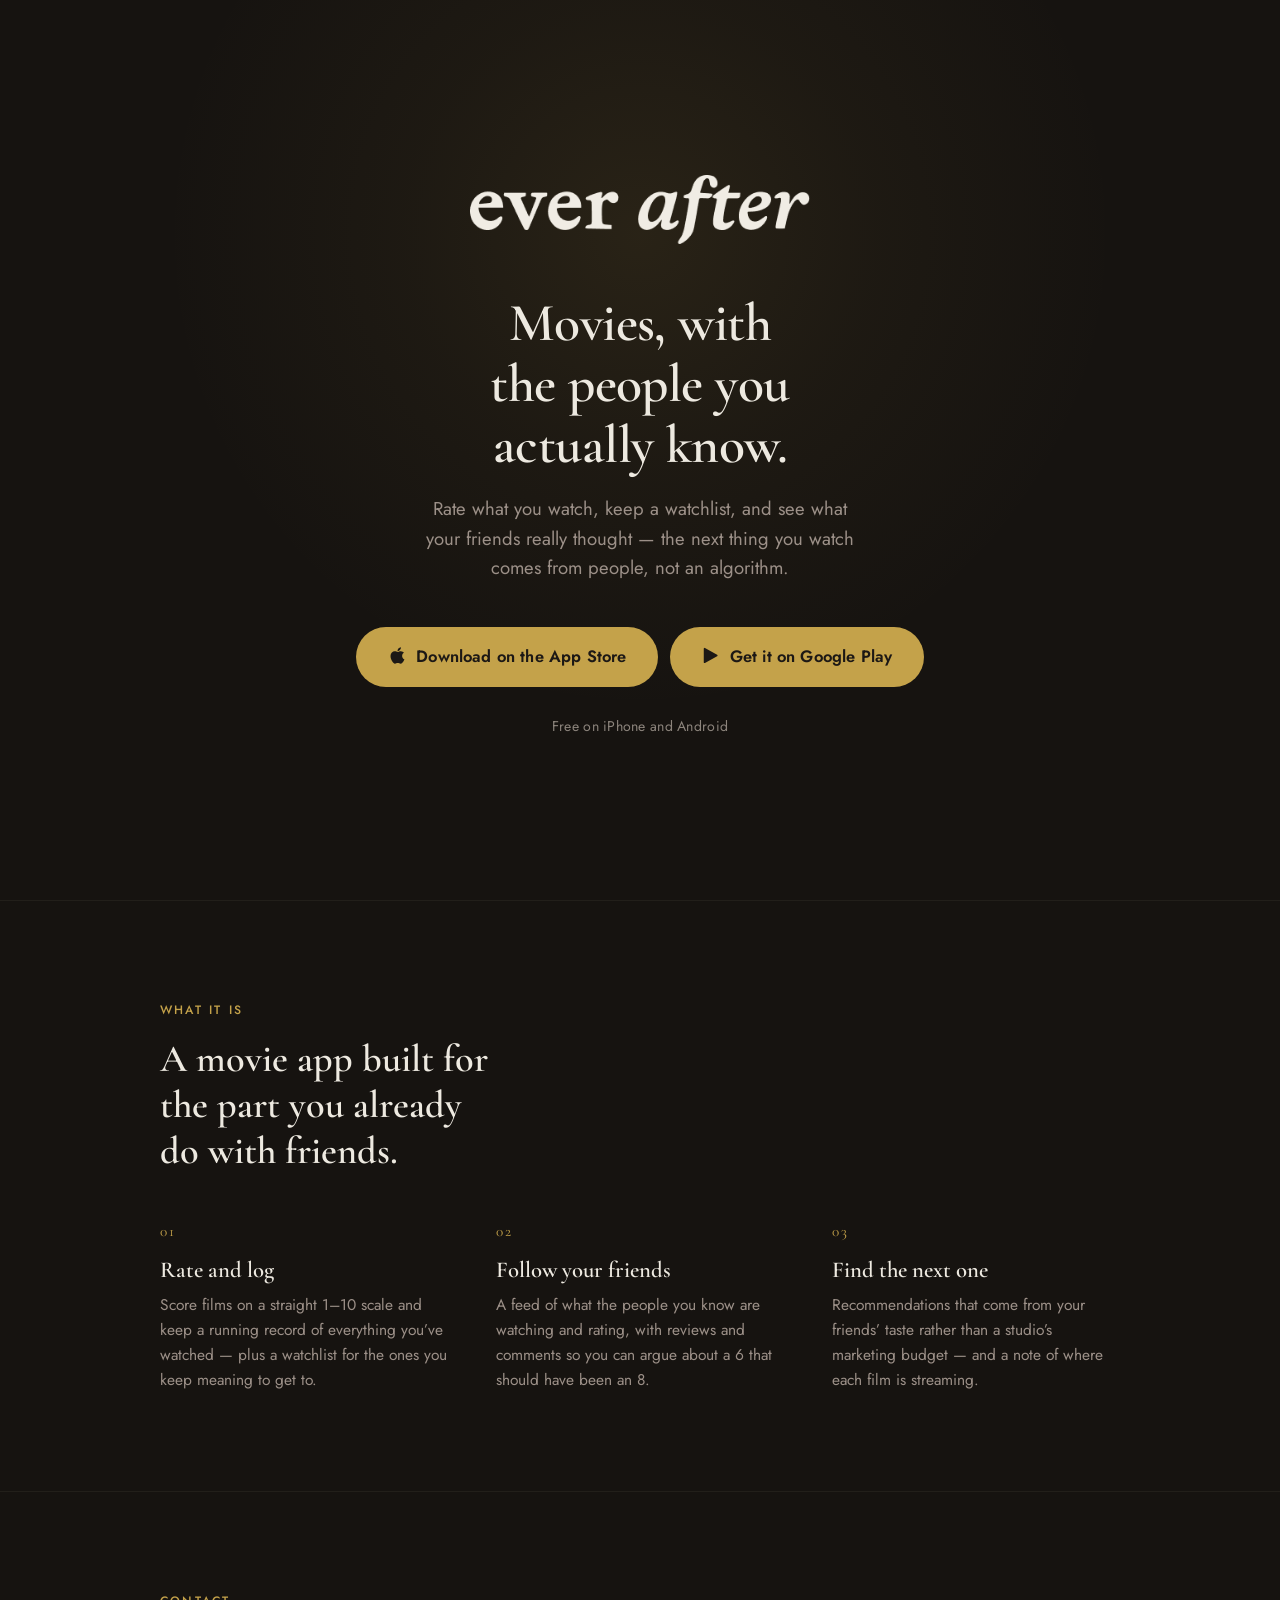
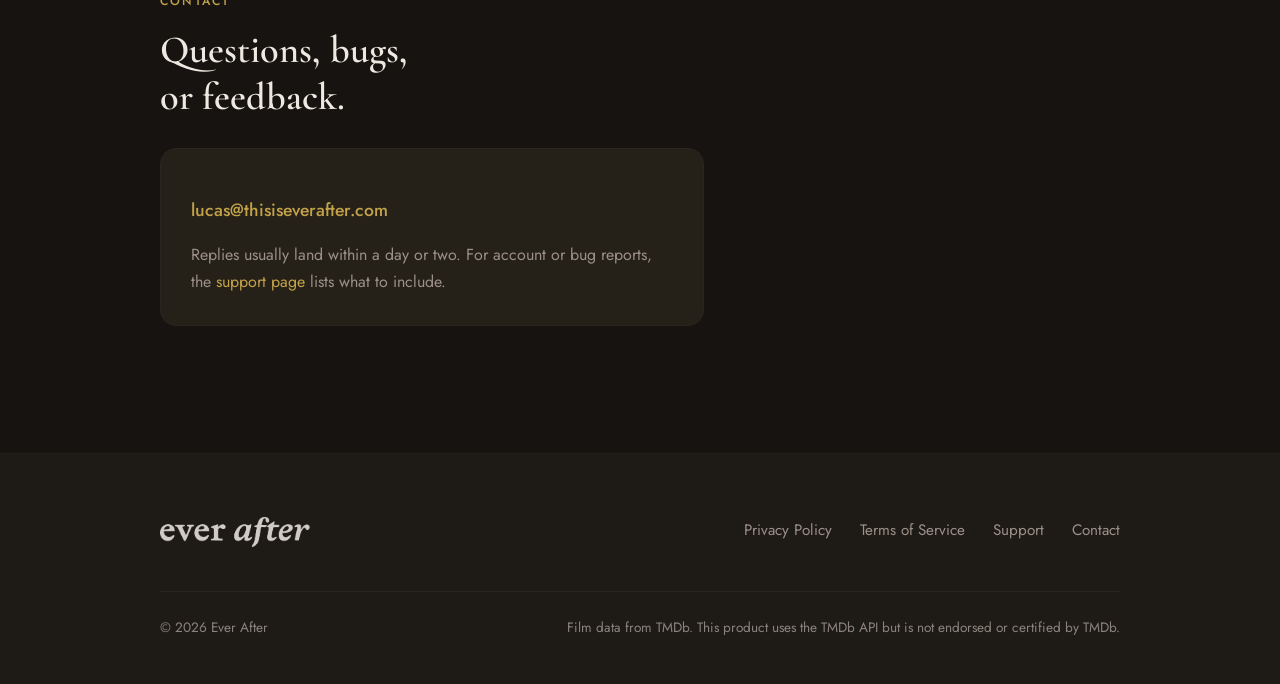
<file: index.html>
<!doctype html>
<html lang="en">
  <head>
    <meta charset="utf-8" />
    <meta name="viewport" content="width=device-width, initial-scale=1" />
    <title>Ever After — movies, with the people you actually know</title>
    <meta
      name="description"
      content="Ever After is a social movie app. Rate what you watch, keep a watchlist, and see what your friends really thought — recommendations from people, not an algorithm."
    />
    <link rel="canonical" href="https://thisiseverafter.com/" />

    <meta property="og:type" content="website" />
    <meta property="og:site_name" content="Ever After" />
    <meta
      property="og:title"
      content="Ever After — movies, with the people you actually know"
    />
    <meta
      property="og:description"
      content="Rate what you watch, keep a watchlist, and see what your friends really thought. Recommendations from people, not an algorithm."
    />
    <meta property="og:url" content="https://thisiseverafter.com/" />
    <meta property="og:image" content="https://thisiseverafter.com/assets/og-image.png" />
    <meta property="og:image:width" content="1200" />
    <meta property="og:image:height" content="630" />
    <meta property="og:image:alt" content="Ever After" />
    <meta name="twitter:card" content="summary_large_image" />
    <meta name="theme-color" content="#161310" />

    <link rel="icon" href="assets/favicon.svg" type="image/svg+xml" />
    <link rel="icon" href="assets/favicon-32.png" sizes="32x32" type="image/png" />
    <link rel="apple-touch-icon" href="assets/apple-touch-icon.png" />

    <link rel="preconnect" href="https://fonts.googleapis.com" />
    <link rel="preconnect" href="https://fonts.gstatic.com" crossorigin />
    <link
      href="https://fonts.googleapis.com/css2?family=Cormorant+Garamond:wght@600&family=Jost:wght@400;500;600&display=swap"
      rel="stylesheet"
    />
    <link rel="stylesheet" href="assets/styles.css" />
  </head>
  <body>
    <a class="skip" href="#main">Skip to content</a>

    <main id="main">
      <!-- The one job of this screen: get someone to the app. -->
      <section class="hero">
        <img
          class="wordmark"
          src="assets/ever-after-logo.png"
          width="411"
          height="84"
          alt="Ever After"
          fetchpriority="high"
        />

        <h1 class="tagline">Movies, with the people you actually know.</h1>

        <p class="subhead">
          Rate what you watch, keep a watchlist, and see what your friends really
          thought — the next thing you watch comes from people, not an algorithm.
        </p>

        <div class="cta-group">
          <div class="cta-buttons">
            <a
              class="btn btn-primary"
              href="https://apps.apple.com/app/id6759132019"
            >
              <svg class="apple" viewBox="0 0 384 512" aria-hidden="true" focusable="false">
                <path
                  d="M318.7 268.7c-.2-36.7 16.4-64.4 50-84.8-18.8-26.9-47.2-41.7-84.7-44.6-35.5-2.8-74.3 20.7-88.5 20.7-15 0-49.4-19.7-76.4-19.7C63.3 141.2 4 184.8 4 273.5q0 39.3 14.4 81.2c12.8 36.7 59 126.7 107.2 125.2 25.2-.6 43-17.9 75.8-17.9 31.8 0 48.3 17.9 76.4 17.9 48.6-.7 90.4-82.5 102.6-119.3-65.2-30.7-61.7-90-61.7-91.9zm-56.6-164.2c27.3-32.4 24.8-61.9 24-72.5-24.1 1.4-52 16.4-67.9 34.9-17.5 19.8-27.8 44.3-25.6 71.9 26.1 2 49.9-11.4 69.5-34.3z"
                />
              </svg>
              Download on the App Store
            </a>
            <a
              class="btn btn-primary"
              href="https://play.google.com/store/apps/details?id=com.thisiseverafter.app"
            >
              <svg class="play" viewBox="0 0 24 24" aria-hidden="true" focusable="false">
                <path d="M4.2 2.4a1 1 0 0 0-.7 1v17.2a1 1 0 0 0 1.5.9l15.4-8.6a1 1 0 0 0 0-1.8L5 2.5a1 1 0 0 0-.8-.1z" />
              </svg>
              Get it on Google Play
            </a>
          </div>
          <p class="cta-note">Free on iPhone and Android</p>
        </div>
      </section>

      <!-- Everything below the fold is context and utility. -->
      <section class="section">
        <div class="section-inner">
          <p class="eyebrow">What it is</p>
          <h2>A movie app built for the part you already do with friends.</h2>

          <div class="grid-3">
            <div class="feature">
              <span class="num">01</span>
              <h3>Rate and log</h3>
              <p>
                Score films on a straight 1&ndash;10 scale and keep a running record of
                everything you&rsquo;ve watched &mdash; plus a watchlist for the ones
                you keep meaning to get to.
              </p>
            </div>

            <div class="feature">
              <span class="num">02</span>
              <h3>Follow your friends</h3>
              <p>
                A feed of what the people you know are watching and rating, with
                reviews and comments so you can argue about a 6 that should have
                been an 8.
              </p>
            </div>

            <div class="feature">
              <span class="num">03</span>
              <h3>Find the next one</h3>
              <p>
                Recommendations that come from your friends&rsquo; taste rather than a
                studio&rsquo;s marketing budget &mdash; and a note of where each film is
                streaming.
              </p>
            </div>
          </div>
        </div>
      </section>

      <section class="section" id="contact">
        <div class="section-inner">
          <p class="eyebrow">Contact</p>
          <h2>Questions, bugs, or feedback.</h2>
          <div class="card" style="max-width: 34rem">
            <p class="email">
              <a href="mailto:lucas@thisiseverafter.com">lucas@thisiseverafter.com</a>
            </p>
            <p style="color: var(--muted); margin: 0.5rem 0 0">
              Replies usually land within a day or two. For account or bug reports,
              the <a href="support/">support page</a> lists what to include.
            </p>
          </div>
        </div>
      </section>
    </main>

    <footer class="site-footer">
      <div class="footer-inner">
        <img
          class="wordmark"
          src="assets/ever-after-logo.png"
          width="411"
          height="84"
          alt="Ever After"
          loading="lazy"
        />
        <nav aria-label="Footer">
          <ul class="footer-nav">
            <li><a href="privacy/">Privacy Policy</a></li>
            <li><a href="terms/">Terms of Service</a></li>
            <li><a href="support/">Support</a></li>
            <li><a href="mailto:lucas@thisiseverafter.com">Contact</a></li>
          </ul>
        </nav>
      </div>
      <div class="footer-meta">
        <span>&copy; 2026 Ever After</span>
        <span>
          Film data from
          <a href="https://www.themoviedb.org/" rel="noopener">TMDb</a>. This product
          uses the TMDb API but is not endorsed or certified by TMDb.
        </span>
      </div>
    </footer>
  </body>
</html>
</file>
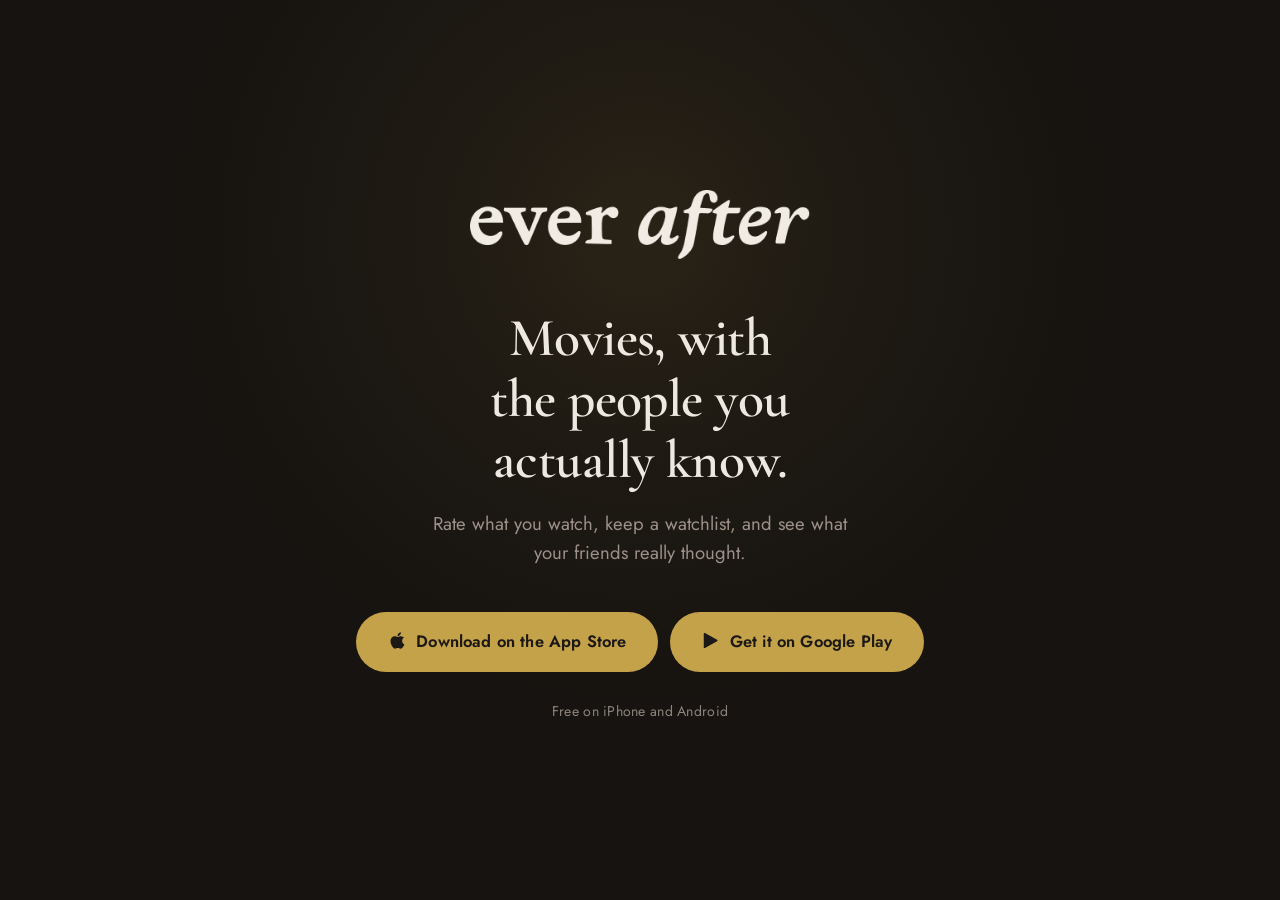
<file: get/index.html>
<!doctype html>
<html lang="en">
  <head>
    <meta charset="utf-8" />
    <meta name="viewport" content="width=device-width, initial-scale=1" />
    <title>Get Ever After</title>
    <meta
      name="description"
      content="Download Ever After for iPhone or Android."
    />
    <!-- A redirect page, not a destination: keep it out of search results. -->
    <meta name="robots" content="noindex, nofollow" />
    <link rel="canonical" href="https://thisiseverafter.com/get" />
    <meta property="og:type" content="website" />
    <meta property="og:site_name" content="Ever After" />
    <meta property="og:title" content="Get Ever After" />
    <meta
      property="og:description"
      content="Rate what you watch, keep a watchlist, and see what your friends really thought."
    />
    <meta property="og:url" content="https://thisiseverafter.com/get" />
    <meta property="og:image" content="https://thisiseverafter.com/assets/og-image.png" />
    <meta name="theme-color" content="#161310" />

    <link rel="icon" href="../assets/favicon.svg" type="image/svg+xml" />
    <link rel="icon" href="../assets/favicon-32.png" sizes="32x32" type="image/png" />
    <link rel="apple-touch-icon" href="../assets/apple-touch-icon.png" />

    <!--
      Smart link (pickfair#536). The invite SMS the app sends points here, so one
      URL serves every phone: Android goes to Google Play, iPhone/iPad to the
      App Store, and anything else (desktop, an unknown user agent, JavaScript
      off) sees the two buttons below and picks.

      Runs before any rendering so the redirect is effectively instant.
      `location.replace` keeps this page out of the back-button history.

      ANDROID_LIVE: flip to true the day the Play listing is public. Until then
      an Android phone would land on a Play "item not found" page, so it sees
      the buttons with a "coming soon" note instead. No app release needed to
      flip it — this file is the only switch.
    -->
    <script>
      (function () {
        var ANDROID_LIVE = true;
        var APP_STORE = "https://apps.apple.com/app/id6759132019";
        var PLAY_STORE =
          "https://play.google.com/store/apps/details?id=com.thisiseverafter.app";
        var ua = navigator.userAgent || "";
        var isAndroid = /android/i.test(ua);
        // iPadOS 13+ reports as a Mac; touch points tell it apart.
        var isIOS =
          /iphone|ipad|ipod/i.test(ua) ||
          (/macintosh/i.test(ua) && navigator.maxTouchPoints > 1);
        if (isAndroid && ANDROID_LIVE) {
          location.replace(PLAY_STORE);
        } else if (isIOS) {
          location.replace(APP_STORE);
        } else if (isAndroid) {
          document.documentElement.setAttribute("data-android-soon", "");
        }
      })();
    </script>

    <link rel="preconnect" href="https://fonts.googleapis.com" />
    <link rel="preconnect" href="https://fonts.gstatic.com" crossorigin />
    <link
      href="https://fonts.googleapis.com/css2?family=Cormorant+Garamond:wght@600&family=Jost:wght@400;500;600&display=swap"
      rel="stylesheet"
    />
    <link rel="stylesheet" href="../assets/styles.css" />
    <style>
      /* Only the Android-before-launch case shows the note. */
      .android-soon { display: none; }
      [data-android-soon] .android-soon { display: block; }
      [data-android-soon] .play-cta { display: none; }
    </style>
  </head>
  <body>
    <main class="hero">
      <a href="../" aria-label="Ever After — home">
        <img
          class="wordmark"
          src="../assets/ever-after-logo.png"
          width="411"
          height="84"
          alt="Ever After"
          fetchpriority="high"
        />
      </a>

      <h1 class="tagline">Movies, with the people you actually know.</h1>
      <p class="subhead">
        Rate what you watch, keep a watchlist, and see what your friends really
        thought.
      </p>

      <div class="cta-group">
        <div class="cta-buttons">
          <a class="btn btn-primary" href="https://apps.apple.com/app/id6759132019">
            <svg class="apple" viewBox="0 0 384 512" aria-hidden="true" focusable="false">
                <path
                  d="M318.7 268.7c-.2-36.7 16.4-64.4 50-84.8-18.8-26.9-47.2-41.7-84.7-44.6-35.5-2.8-74.3 20.7-88.5 20.7-15 0-49.4-19.7-76.4-19.7C63.3 141.2 4 184.8 4 273.5q0 39.3 14.4 81.2c12.8 36.7 59 126.7 107.2 125.2 25.2-.6 43-17.9 75.8-17.9 31.8 0 48.3 17.9 76.4 17.9 48.6-.7 90.4-82.5 102.6-119.3-65.2-30.7-61.7-90-61.7-91.9zm-56.6-164.2c27.3-32.4 24.8-61.9 24-72.5-24.1 1.4-52 16.4-67.9 34.9-17.5 19.8-27.8 44.3-25.6 71.9 26.1 2 49.9-11.4 69.5-34.3z"
                />
              </svg>
            Download on the App Store
          </a>
          <a
            class="btn btn-primary play-cta"
            href="https://play.google.com/store/apps/details?id=com.thisiseverafter.app"
          >
            <svg class="play" viewBox="0 0 24 24" aria-hidden="true" focusable="false">
              <path d="M4.2 2.4a1 1 0 0 0-.7 1v17.2a1 1 0 0 0 1.5.9l15.4-8.6a1 1 0 0 0 0-1.8L5 2.5a1 1 0 0 0-.8-.1z" />
            </svg>
            Get it on Google Play
          </a>
        </div>
        <p class="cta-note">Free on iPhone and Android</p>
        <p class="cta-note android-soon">
          Ever After for Android is days away. Check back soon, or grab it on an
          iPhone in the meantime.
        </p>
      </div>
    </main>
  </body>
</html>
</file>
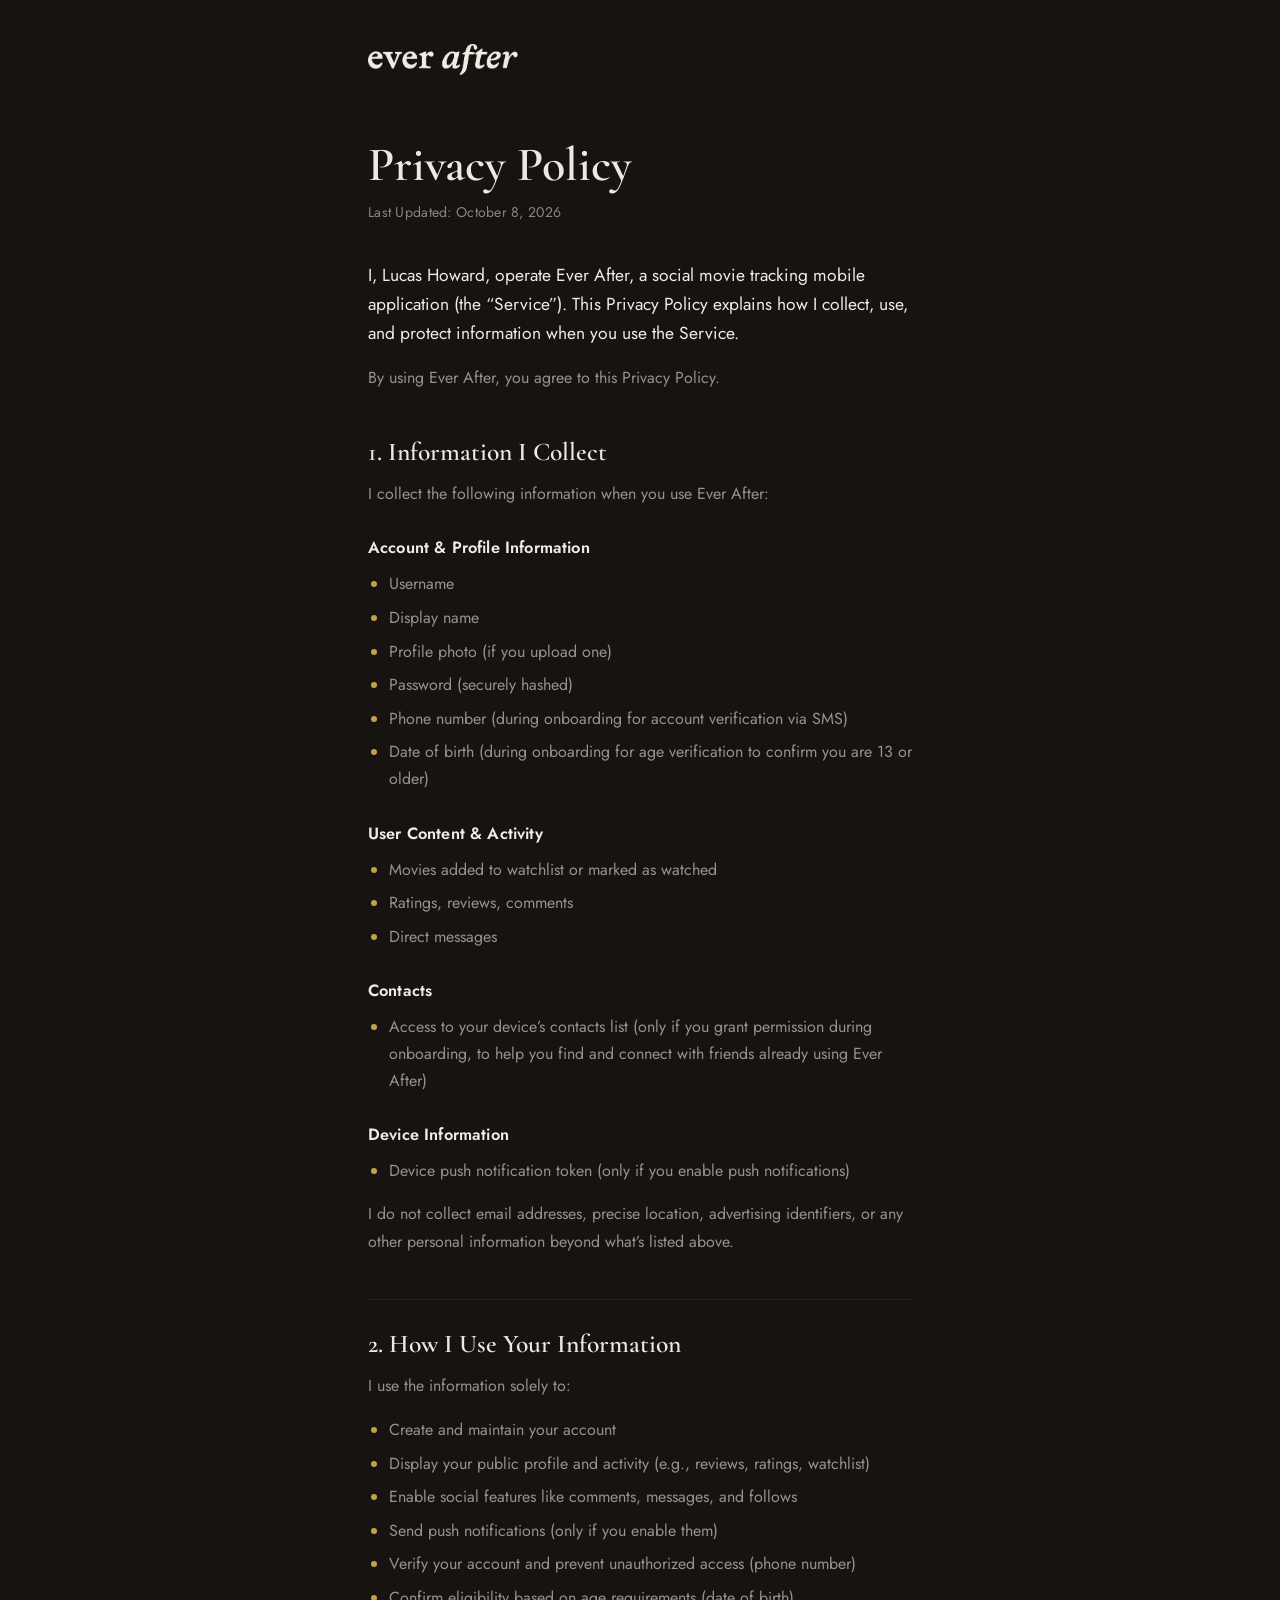
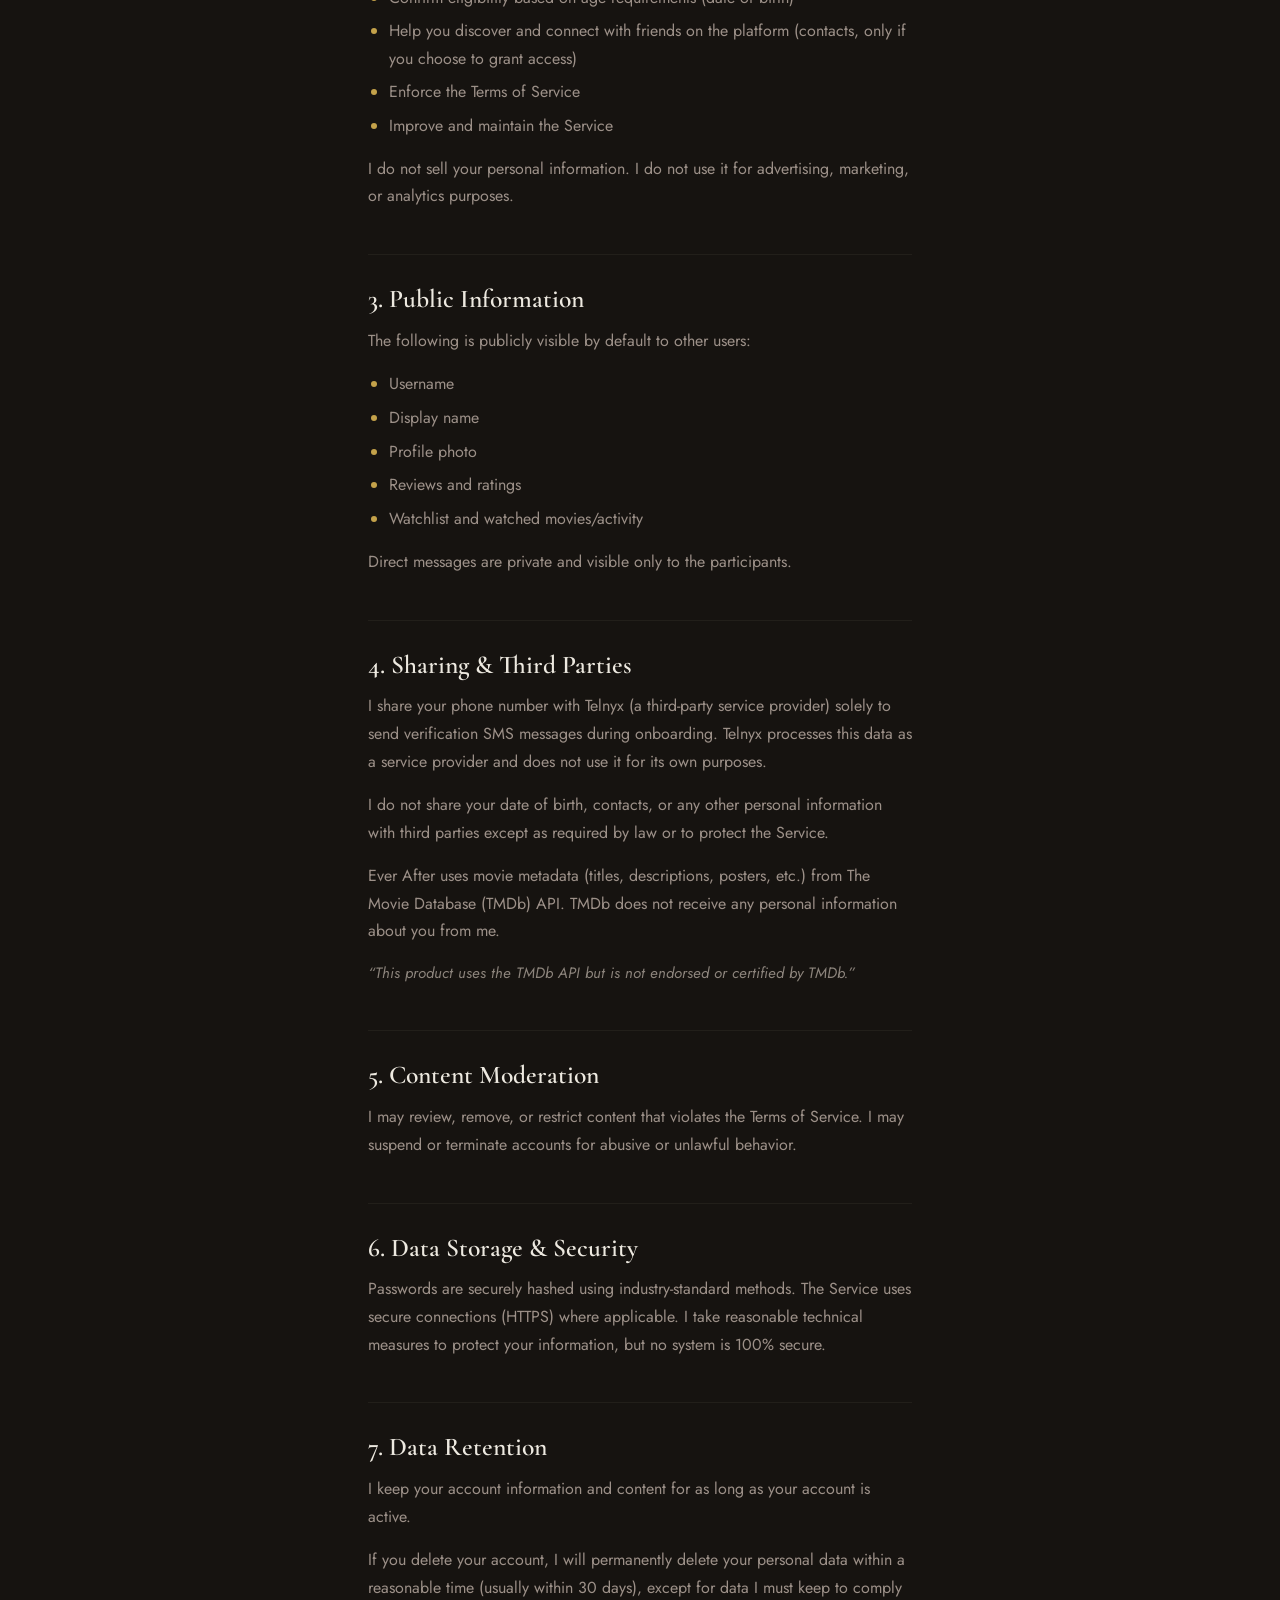
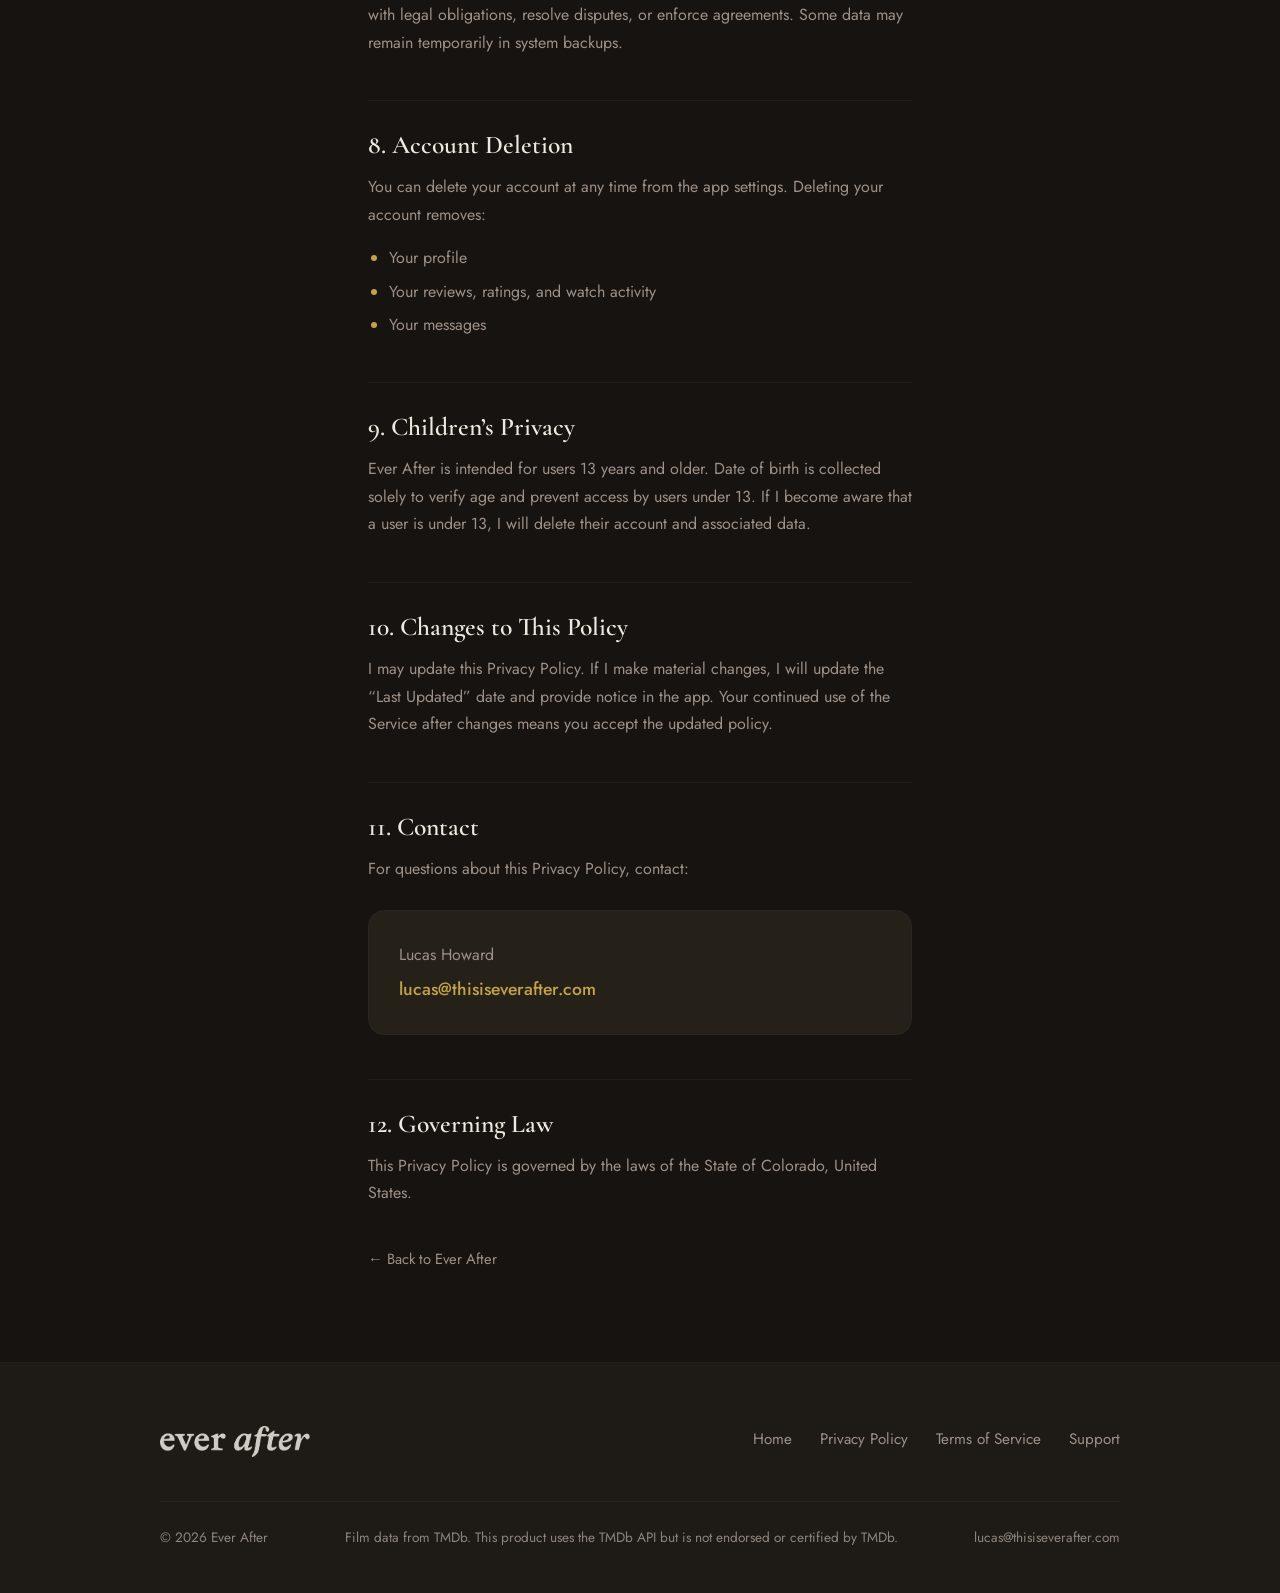
<file: privacy/index.html>
<!doctype html>
<html lang="en">
  <head>
    <meta charset="utf-8" />
    <meta name="viewport" content="width=device-width, initial-scale=1" />
    <title>Privacy Policy — Ever After</title>
    <meta
      name="description"
      content="How Ever After collects, uses, and protects your information."
    />
    <link rel="canonical" href="https://thisiseverafter.com/privacy" />
    <meta property="og:type" content="article" />
    <meta property="og:site_name" content="Ever After" />
    <meta property="og:title" content="Privacy Policy — Ever After" />
    <meta
      property="og:description"
      content="How Ever After collects, uses, and protects your information."
    />
    <meta property="og:url" content="https://thisiseverafter.com/privacy" />
    <meta property="og:image" content="https://thisiseverafter.com/assets/og-image.png" />
    <meta name="theme-color" content="#161310" />

    <link rel="icon" href="../assets/favicon.svg" type="image/svg+xml" />
    <link rel="icon" href="../assets/favicon-32.png" sizes="32x32" type="image/png" />
    <link rel="apple-touch-icon" href="../assets/apple-touch-icon.png" />

    <link rel="preconnect" href="https://fonts.googleapis.com" />
    <link rel="preconnect" href="https://fonts.gstatic.com" crossorigin />
    <link
      href="https://fonts.googleapis.com/css2?family=Cormorant+Garamond:wght@600&family=Jost:wght@400;500;600&display=swap"
      rel="stylesheet"
    />
    <link rel="stylesheet" href="../assets/styles.css" />
  </head>
  <body>
    <a class="skip" href="#main">Skip to content</a>

    <header class="doc-header">
      <div class="doc-header-inner">
        <a href="../" aria-label="Ever After — home">
          <img
            class="wordmark"
            style="--wordmark-w: 150px"
            src="../assets/ever-after-logo.png"
            width="411"
            height="84"
            alt="Ever After"
          />
        </a>
      </div>
    </header>

    <main id="main" class="doc">
      <div class="doc-inner">
        <h1>Privacy Policy</h1>
        <p class="updated">Last Updated: October 8, 2026</p>

        <p class="intro">
          I, Lucas Howard, operate Ever After, a social movie tracking mobile
          application (the &ldquo;Service&rdquo;). This Privacy Policy explains how I
          collect, use, and protect information when you use the Service.
        </p>
        <p>By using Ever After, you agree to this Privacy Policy.</p>

        <h2>1. Information I Collect</h2>
        <p>I collect the following information when you use Ever After:</p>

        <h3>Account &amp; Profile Information</h3>
        <ul>
          <li>Username</li>
          <li>Display name</li>
          <li>Profile photo (if you upload one)</li>
          <li>Password (securely hashed)</li>
          <li>Phone number (during onboarding for account verification via SMS)</li>
          <li>
            Date of birth (during onboarding for age verification to confirm you are
            13 or older)
          </li>
        </ul>

        <h3>User Content &amp; Activity</h3>
        <ul>
          <li>Movies added to watchlist or marked as watched</li>
          <li>Ratings, reviews, comments</li>
          <li>Direct messages</li>
        </ul>

        <h3>Contacts</h3>
        <ul>
          <li>
            Access to your device&rsquo;s contacts list (only if you grant permission
            during onboarding, to help you find and connect with friends already
            using Ever After)
          </li>
        </ul>

        <h3>Device Information</h3>
        <ul>
          <li>Device push notification token (only if you enable push notifications)</li>
        </ul>

        <p>
          I do not collect email addresses, precise location, advertising identifiers,
          or any other personal information beyond what&rsquo;s listed above.
        </p>

        <h2>2. How I Use Your Information</h2>
        <p>I use the information solely to:</p>
        <ul>
          <li>Create and maintain your account</li>
          <li>
            Display your public profile and activity (e.g., reviews, ratings,
            watchlist)
          </li>
          <li>Enable social features like comments, messages, and follows</li>
          <li>Send push notifications (only if you enable them)</li>
          <li>Verify your account and prevent unauthorized access (phone number)</li>
          <li>Confirm eligibility based on age requirements (date of birth)</li>
          <li>
            Help you discover and connect with friends on the platform (contacts, only
            if you choose to grant access)
          </li>
          <li>Enforce the Terms of Service</li>
          <li>Improve and maintain the Service</li>
        </ul>
        <p>
          I do not sell your personal information. I do not use it for advertising,
          marketing, or analytics purposes.
        </p>

        <h2>3. Public Information</h2>
        <p>The following is publicly visible by default to other users:</p>
        <ul>
          <li>Username</li>
          <li>Display name</li>
          <li>Profile photo</li>
          <li>Reviews and ratings</li>
          <li>Watchlist and watched movies/activity</li>
        </ul>
        <p>Direct messages are private and visible only to the participants.</p>

        <h2>4. Sharing &amp; Third Parties</h2>
        <p>
          I share your phone number with Telnyx (a third-party service provider) solely
          to send verification SMS messages during onboarding. Telnyx processes this
          data as a service provider and does not use it for its own purposes.
        </p>
        <p>
          I do not share your date of birth, contacts, or any other personal
          information with third parties except as required by law or to protect the
          Service.
        </p>
        <p>
          Ever After uses movie metadata (titles, descriptions, posters, etc.) from The
          Movie Database (TMDb) API. TMDb does not receive any personal information
          about you from me.
        </p>
        <p class="note">
          &ldquo;This product uses the TMDb API but is not endorsed or certified by
          TMDb.&rdquo;
        </p>

        <h2>5. Content Moderation</h2>
        <p>
          I may review, remove, or restrict content that violates the Terms of Service.
          I may suspend or terminate accounts for abusive or unlawful behavior.
        </p>

        <h2>6. Data Storage &amp; Security</h2>
        <p>
          Passwords are securely hashed using industry-standard methods. The Service
          uses secure connections (HTTPS) where applicable. I take reasonable technical
          measures to protect your information, but no system is 100% secure.
        </p>

        <h2>7. Data Retention</h2>
        <p>
          I keep your account information and content for as long as your account is
          active.
        </p>
        <p>
          If you delete your account, I will permanently delete your personal data
          within a reasonable time (usually within 30 days), except for data I must keep
          to comply with legal obligations, resolve disputes, or enforce agreements.
          Some data may remain temporarily in system backups.
        </p>

        <h2>8. Account Deletion</h2>
        <p>
          You can delete your account at any time from the app settings. Deleting your
          account removes:
        </p>
        <ul>
          <li>Your profile</li>
          <li>Your reviews, ratings, and watch activity</li>
          <li>Your messages</li>
        </ul>

        <h2>9. Children&rsquo;s Privacy</h2>
        <p>
          Ever After is intended for users 13 years and older. Date of birth is
          collected solely to verify age and prevent access by users under 13. If I
          become aware that a user is under 13, I will delete their account and
          associated data.
        </p>

        <h2>10. Changes to This Policy</h2>
        <p>
          I may update this Privacy Policy. If I make material changes, I will update
          the &ldquo;Last Updated&rdquo; date and provide notice in the app. Your
          continued use of the Service after changes means you accept the updated
          policy.
        </p>

        <h2>11. Contact</h2>
        <p>For questions about this Privacy Policy, contact:</p>
        <div class="card">
          <p style="margin-bottom: 0.35rem">Lucas Howard</p>
          <p class="email" style="margin: 0">
            <a href="mailto:lucas@thisiseverafter.com">lucas@thisiseverafter.com</a>
          </p>
        </div>

        <h2>12. Governing Law</h2>
        <p>
          This Privacy Policy is governed by the laws of the State of Colorado, United
          States.
        </p>

        <a class="back" href="../">&larr; Back to Ever After</a>
      </div>
    </main>

    <footer class="site-footer">
      <div class="footer-inner">
        <img
          class="wordmark"
          src="../assets/ever-after-logo.png"
          width="411"
          height="84"
          alt="Ever After"
          loading="lazy"
        />
        <nav aria-label="Footer">
          <ul class="footer-nav">
            <li><a href="../">Home</a></li>
            <li><a href="../privacy/">Privacy Policy</a></li>
            <li><a href="../terms/">Terms of Service</a></li>
            <li><a href="../support/">Support</a></li>
          </ul>
        </nav>
      </div>
      <div class="footer-meta">
        <span>&copy; 2026 Ever After</span>
        <span>
          Film data from
          <a href="https://www.themoviedb.org/" rel="noopener">TMDb</a>. This product
          uses the TMDb API but is not endorsed or certified by TMDb.
        </span>
        <span><a href="mailto:lucas@thisiseverafter.com">lucas@thisiseverafter.com</a></span>
      </div>
    </footer>
  </body>
</html>
</file>
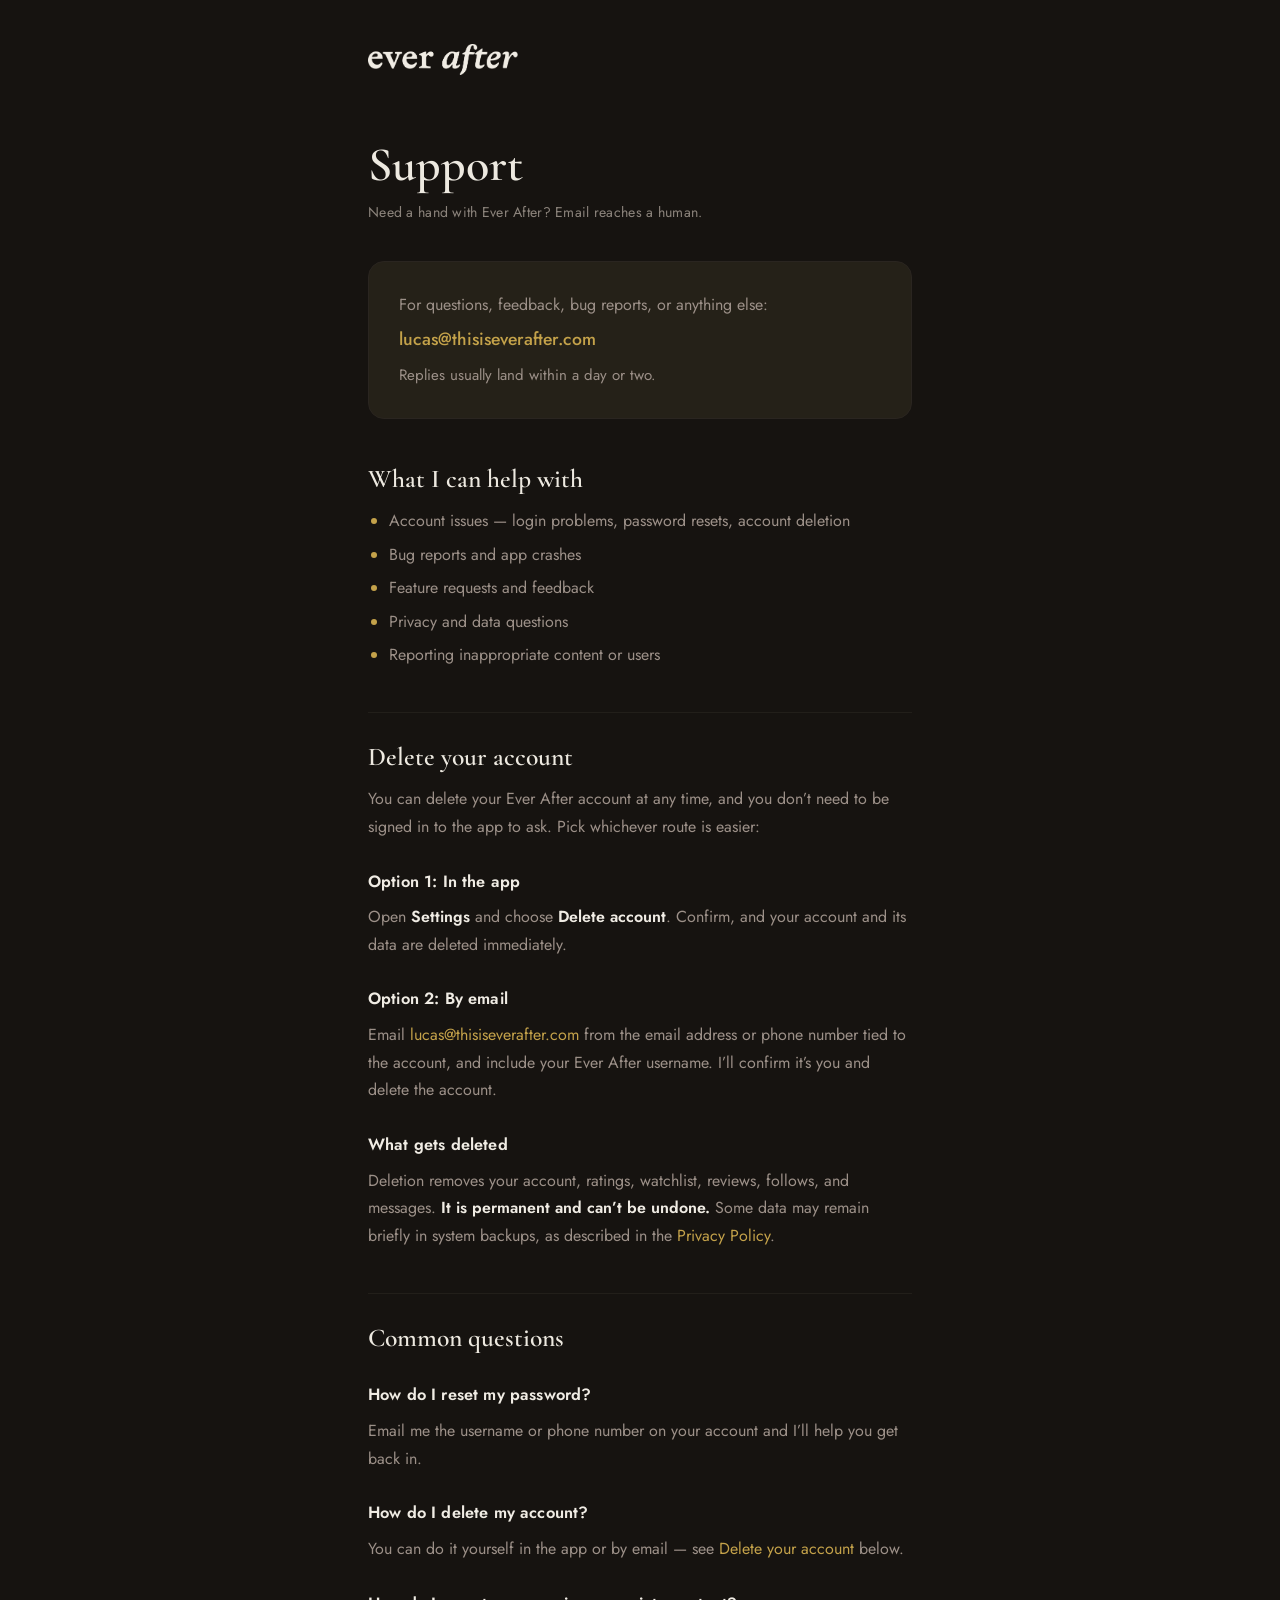
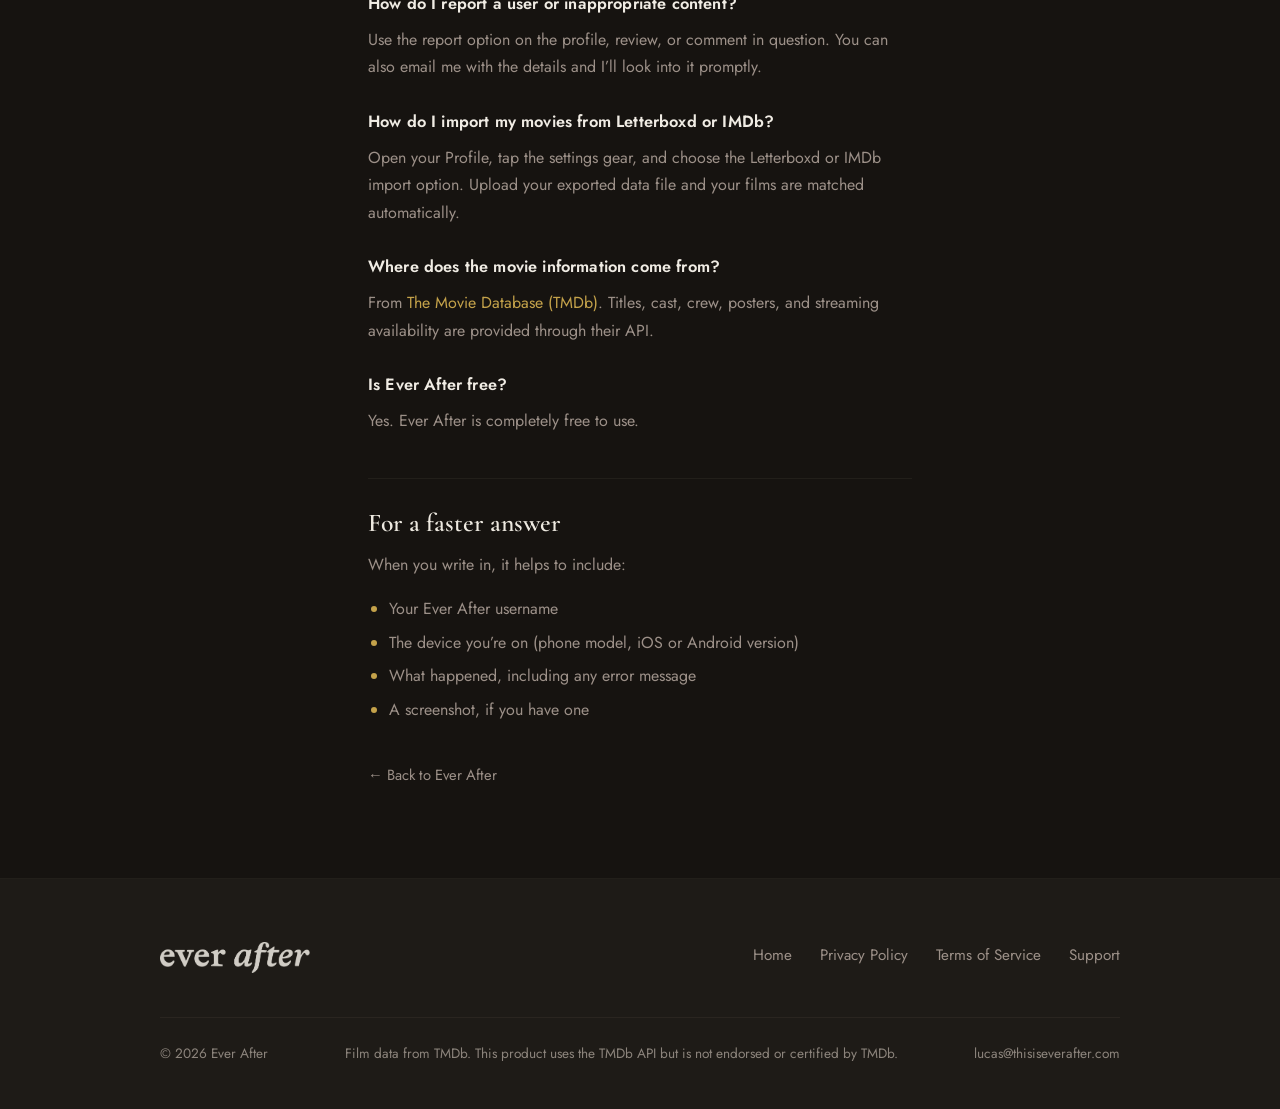
<file: support/index.html>
<!doctype html>
<html lang="en">
  <head>
    <meta charset="utf-8" />
    <meta name="viewport" content="width=device-width, initial-scale=1" />
    <title>Support — Ever After</title>
    <meta
      name="description"
      content="Get help with Ever After — account issues, bug reports, imports, and how to reach a human."
    />
    <link rel="canonical" href="https://thisiseverafter.com/support" />
    <meta property="og:type" content="article" />
    <meta property="og:site_name" content="Ever After" />
    <meta property="og:title" content="Support — Ever After" />
    <meta
      property="og:description"
      content="Get help with Ever After — account issues, bug reports, imports, and how to reach a human."
    />
    <meta property="og:url" content="https://thisiseverafter.com/support" />
    <meta property="og:image" content="https://thisiseverafter.com/assets/og-image.png" />
    <meta name="theme-color" content="#161310" />

    <link rel="icon" href="../assets/favicon.svg" type="image/svg+xml" />
    <link rel="icon" href="../assets/favicon-32.png" sizes="32x32" type="image/png" />
    <link rel="apple-touch-icon" href="../assets/apple-touch-icon.png" />

    <link rel="preconnect" href="https://fonts.googleapis.com" />
    <link rel="preconnect" href="https://fonts.gstatic.com" crossorigin />
    <link
      href="https://fonts.googleapis.com/css2?family=Cormorant+Garamond:wght@600&family=Jost:wght@400;500;600&display=swap"
      rel="stylesheet"
    />
    <link rel="stylesheet" href="../assets/styles.css" />
  </head>
  <body>
    <a class="skip" href="#main">Skip to content</a>

    <header class="doc-header">
      <div class="doc-header-inner">
        <a href="../" aria-label="Ever After — home">
          <img
            class="wordmark"
            style="--wordmark-w: 150px"
            src="../assets/ever-after-logo.png"
            width="411"
            height="84"
            alt="Ever After"
          />
        </a>
      </div>
    </header>

    <main id="main" class="doc">
      <div class="doc-inner">
        <h1>Support</h1>
        <p class="updated">Need a hand with Ever After? Email reaches a human.</p>

        <div class="card">
          <p style="margin-bottom: 0.35rem; color: var(--muted)">
            For questions, feedback, bug reports, or anything else:
          </p>
          <p class="email" style="margin: 0 0 0.5rem">
            <a href="mailto:lucas@thisiseverafter.com">lucas@thisiseverafter.com</a>
          </p>
          <p style="margin: 0; color: var(--muted); font-size: 0.94rem">
            Replies usually land within a day or two.
          </p>
        </div>

        <h2>What I can help with</h2>
        <ul>
          <li>Account issues &mdash; login problems, password resets, account deletion</li>
          <li>Bug reports and app crashes</li>
          <li>Feature requests and feedback</li>
          <li>Privacy and data questions</li>
          <li>Reporting inappropriate content or users</li>
        </ul>

        <h2 id="delete-account">Delete your account</h2>
        <p>
          You can delete your Ever After account at any time, and you don&rsquo;t need
          to be signed in to the app to ask. Pick whichever route is easier:
        </p>

        <h3>Option 1: In the app</h3>
        <p>
          Open <strong>Settings</strong> and choose <strong>Delete account</strong>.
          Confirm, and your account and its data are deleted immediately.
        </p>

        <h3>Option 2: By email</h3>
        <p>
          Email
          <a href="mailto:lucas@thisiseverafter.com?subject=Delete%20my%20Ever%20After%20account">lucas@thisiseverafter.com</a>
          from the email address or phone number tied to the account, and include your
          Ever After username. I&rsquo;ll confirm it&rsquo;s you and delete the
          account.
        </p>

        <h3>What gets deleted</h3>
        <p>
          Deletion removes your account, ratings, watchlist, reviews, follows, and
          messages. <strong>It is permanent and can&rsquo;t be undone.</strong> Some data
          may remain briefly in system backups, as described in the
          <a href="../privacy/">Privacy Policy</a>.
        </p>

        <h2>Common questions</h2>

        <h3>How do I reset my password?</h3>
        <p>
          Email me the username or phone number on your account and I&rsquo;ll help you
          get back in.
        </p>

        <h3>How do I delete my account?</h3>
        <p>
          You can do it yourself in the app or by email &mdash; see
          <a href="#delete-account">Delete your account</a> below.
        </p>

        <h3>How do I report a user or inappropriate content?</h3>
        <p>
          Use the report option on the profile, review, or comment in question. You can
          also email me with the details and I&rsquo;ll look into it promptly.
        </p>

        <h3>How do I import my movies from Letterboxd or IMDb?</h3>
        <p>
          Open your Profile, tap the settings gear, and choose the Letterboxd or IMDb
          import option. Upload your exported data file and your films are matched
          automatically.
        </p>

        <h3>Where does the movie information come from?</h3>
        <p>
          From
          <a href="https://www.themoviedb.org/" rel="noopener">The Movie Database
          (TMDb)</a>. Titles, cast, crew, posters, and streaming availability are
          provided through their API.
        </p>

        <h3>Is Ever After free?</h3>
        <p>Yes. Ever After is completely free to use.</p>

        <h2>For a faster answer</h2>
        <p>When you write in, it helps to include:</p>
        <ul>
          <li>Your Ever After username</li>
          <li>The device you&rsquo;re on (phone model, iOS or Android version)</li>
          <li>What happened, including any error message</li>
          <li>A screenshot, if you have one</li>
        </ul>

        <a class="back" href="../">&larr; Back to Ever After</a>
      </div>
    </main>

    <footer class="site-footer">
      <div class="footer-inner">
        <img
          class="wordmark"
          src="../assets/ever-after-logo.png"
          width="411"
          height="84"
          alt="Ever After"
          loading="lazy"
        />
        <nav aria-label="Footer">
          <ul class="footer-nav">
            <li><a href="../">Home</a></li>
            <li><a href="../privacy/">Privacy Policy</a></li>
            <li><a href="../terms/">Terms of Service</a></li>
            <li><a href="../support/">Support</a></li>
          </ul>
        </nav>
      </div>
      <div class="footer-meta">
        <span>&copy; 2026 Ever After</span>
        <span>
          Film data from
          <a href="https://www.themoviedb.org/" rel="noopener">TMDb</a>. This product
          uses the TMDb API but is not endorsed or certified by TMDb.
        </span>
        <span><a href="mailto:lucas@thisiseverafter.com">lucas@thisiseverafter.com</a></span>
      </div>
    </footer>
  </body>
</html>
</file>
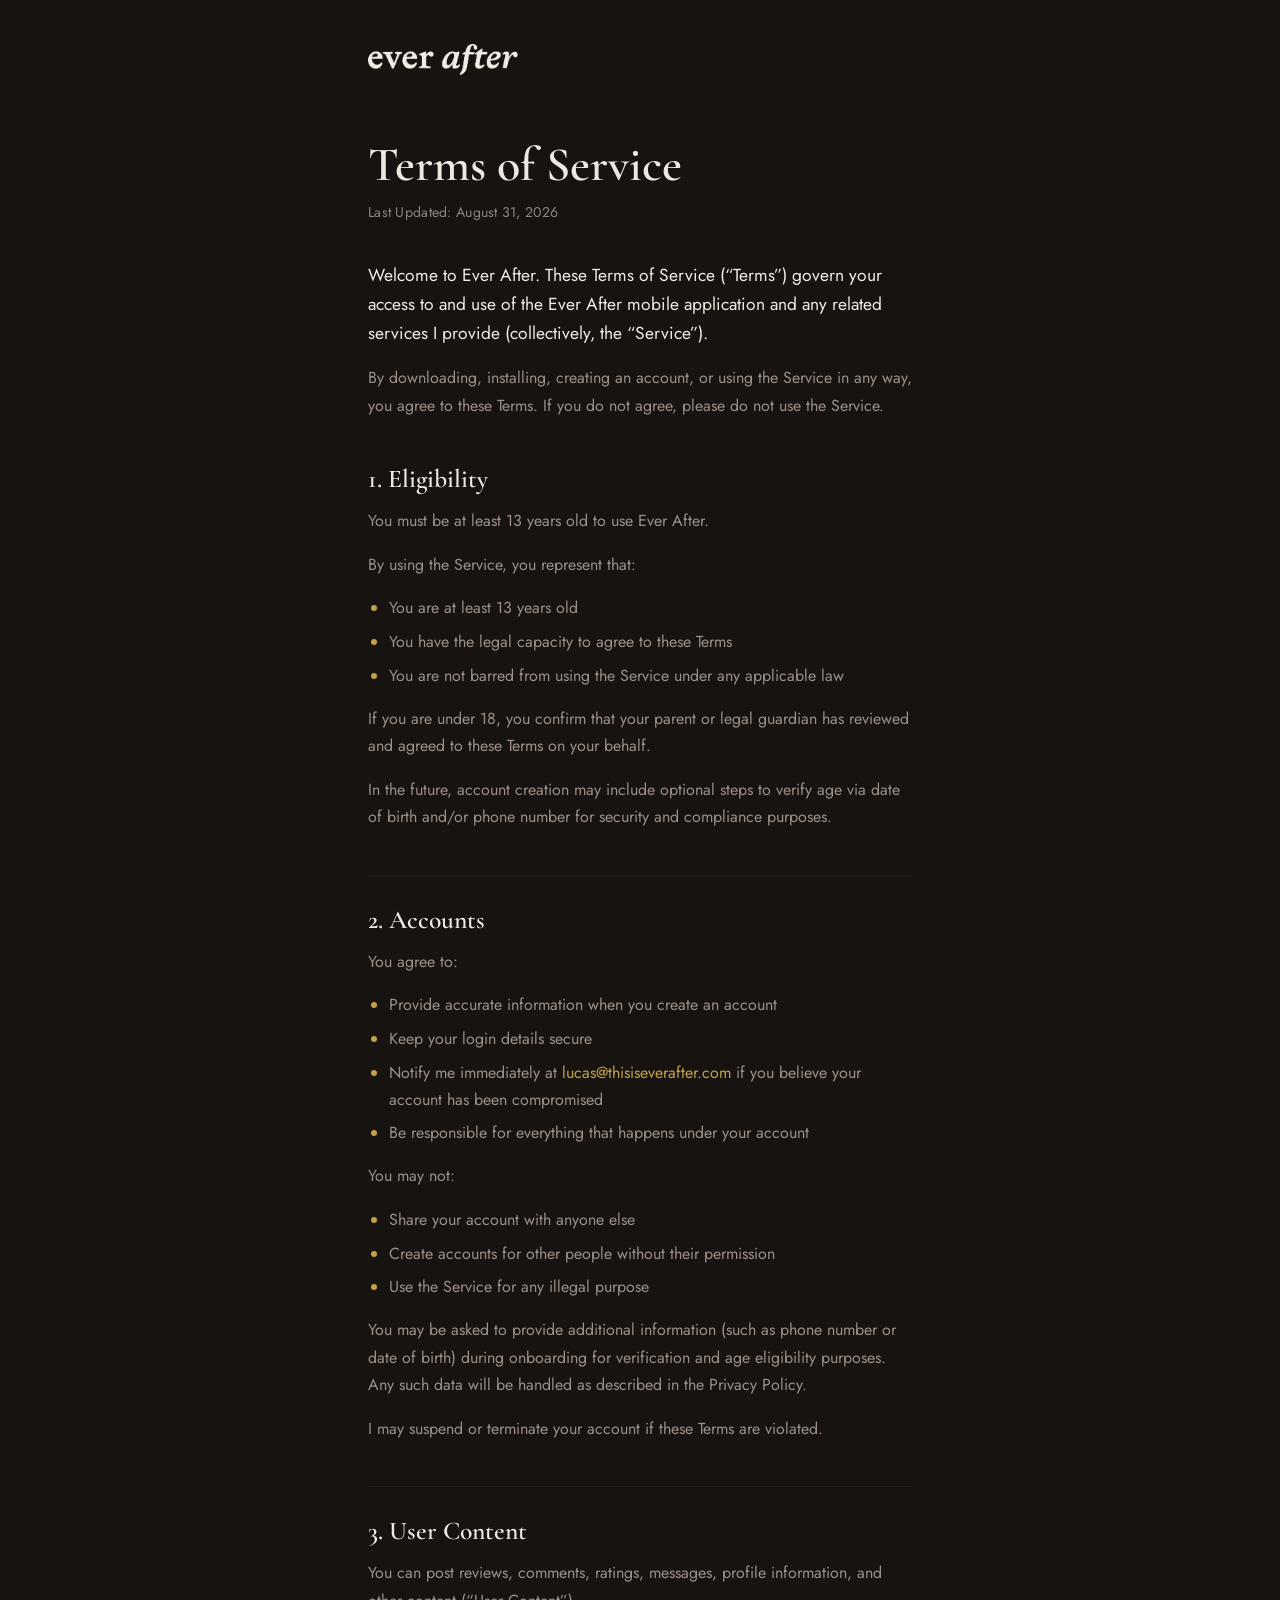
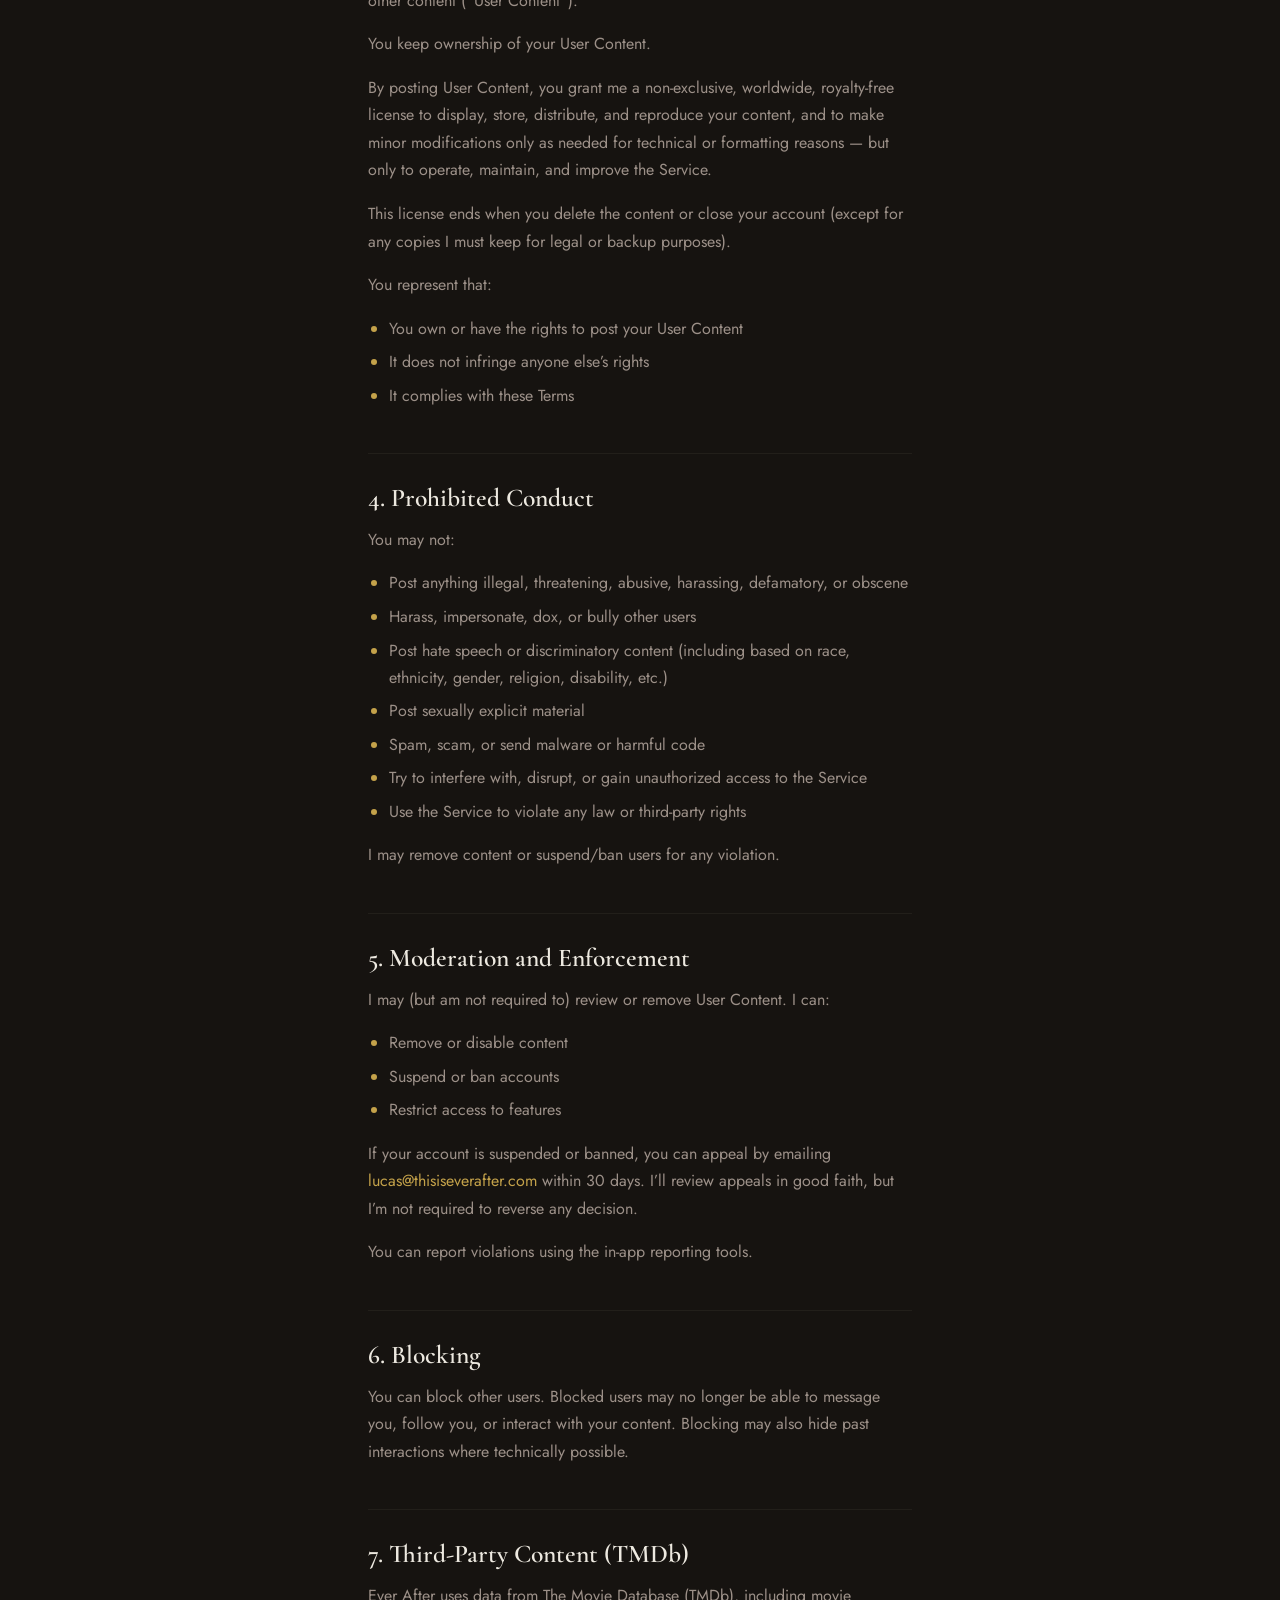
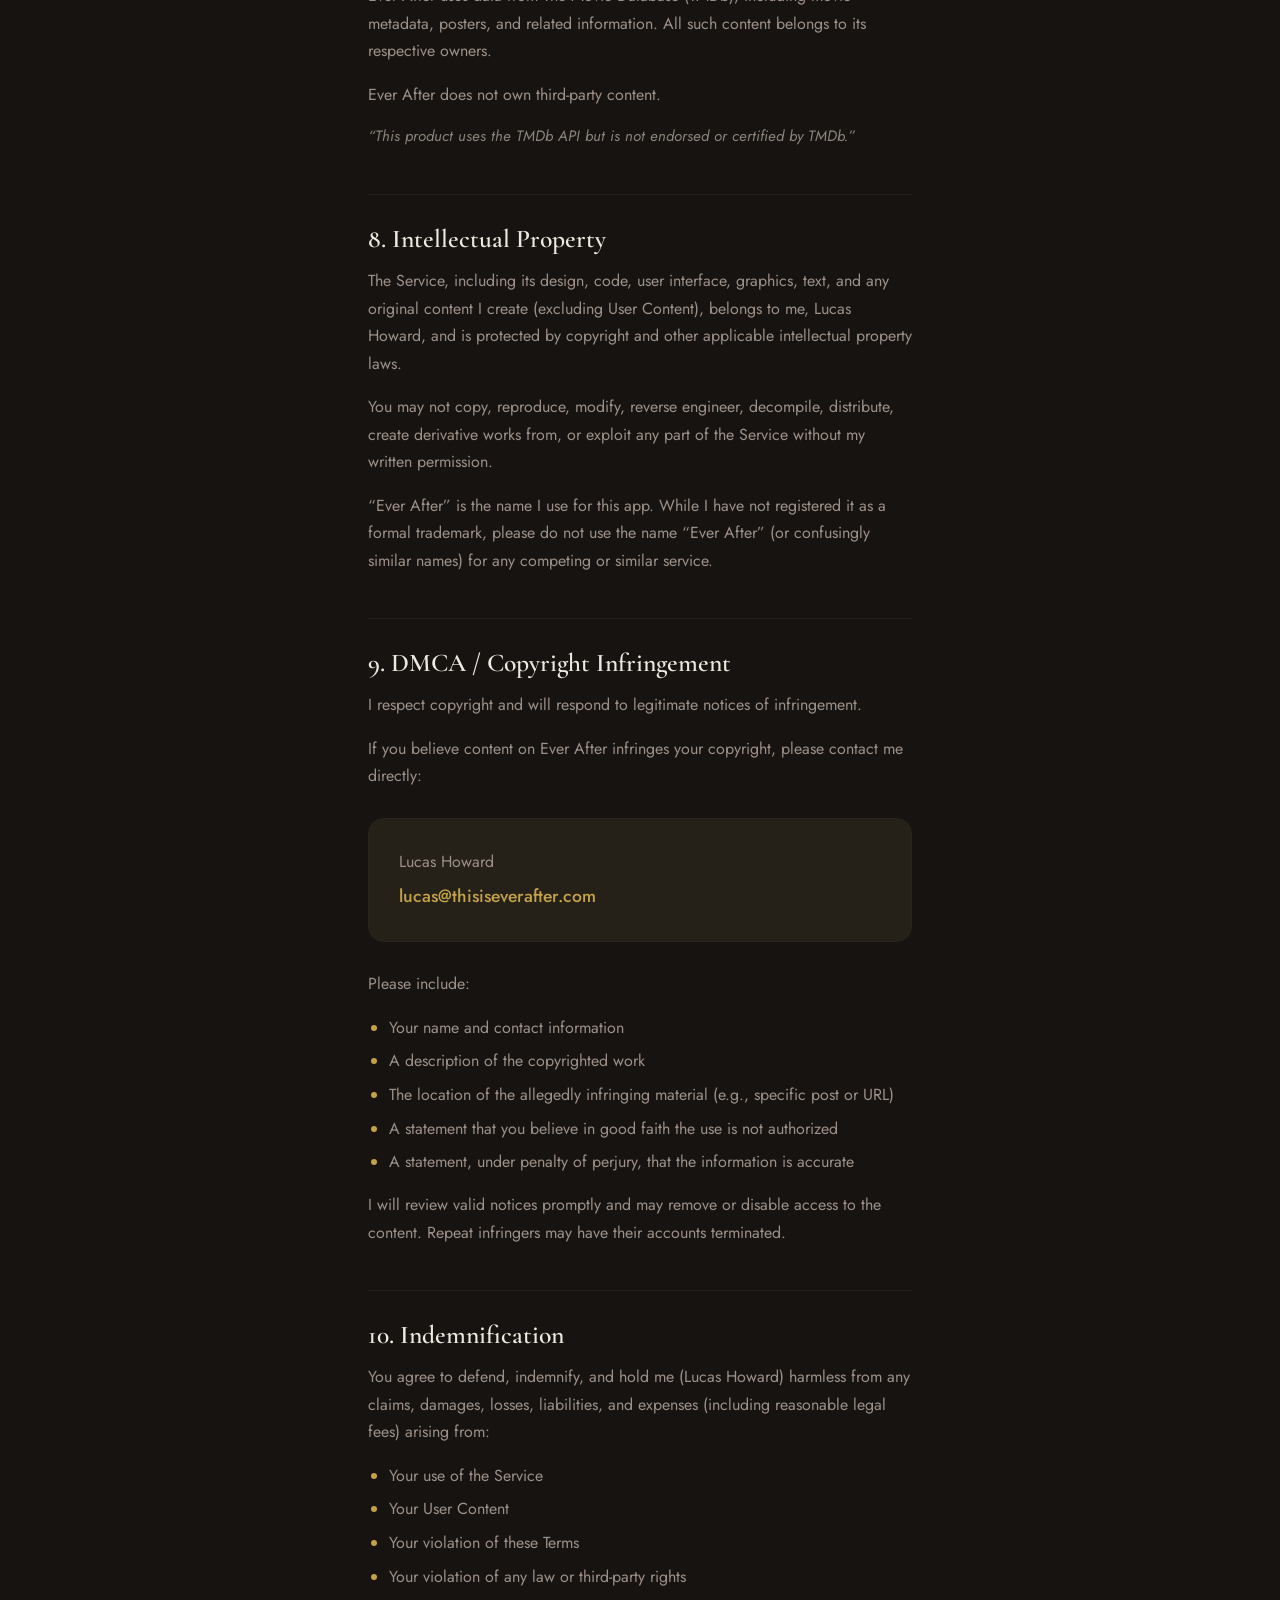
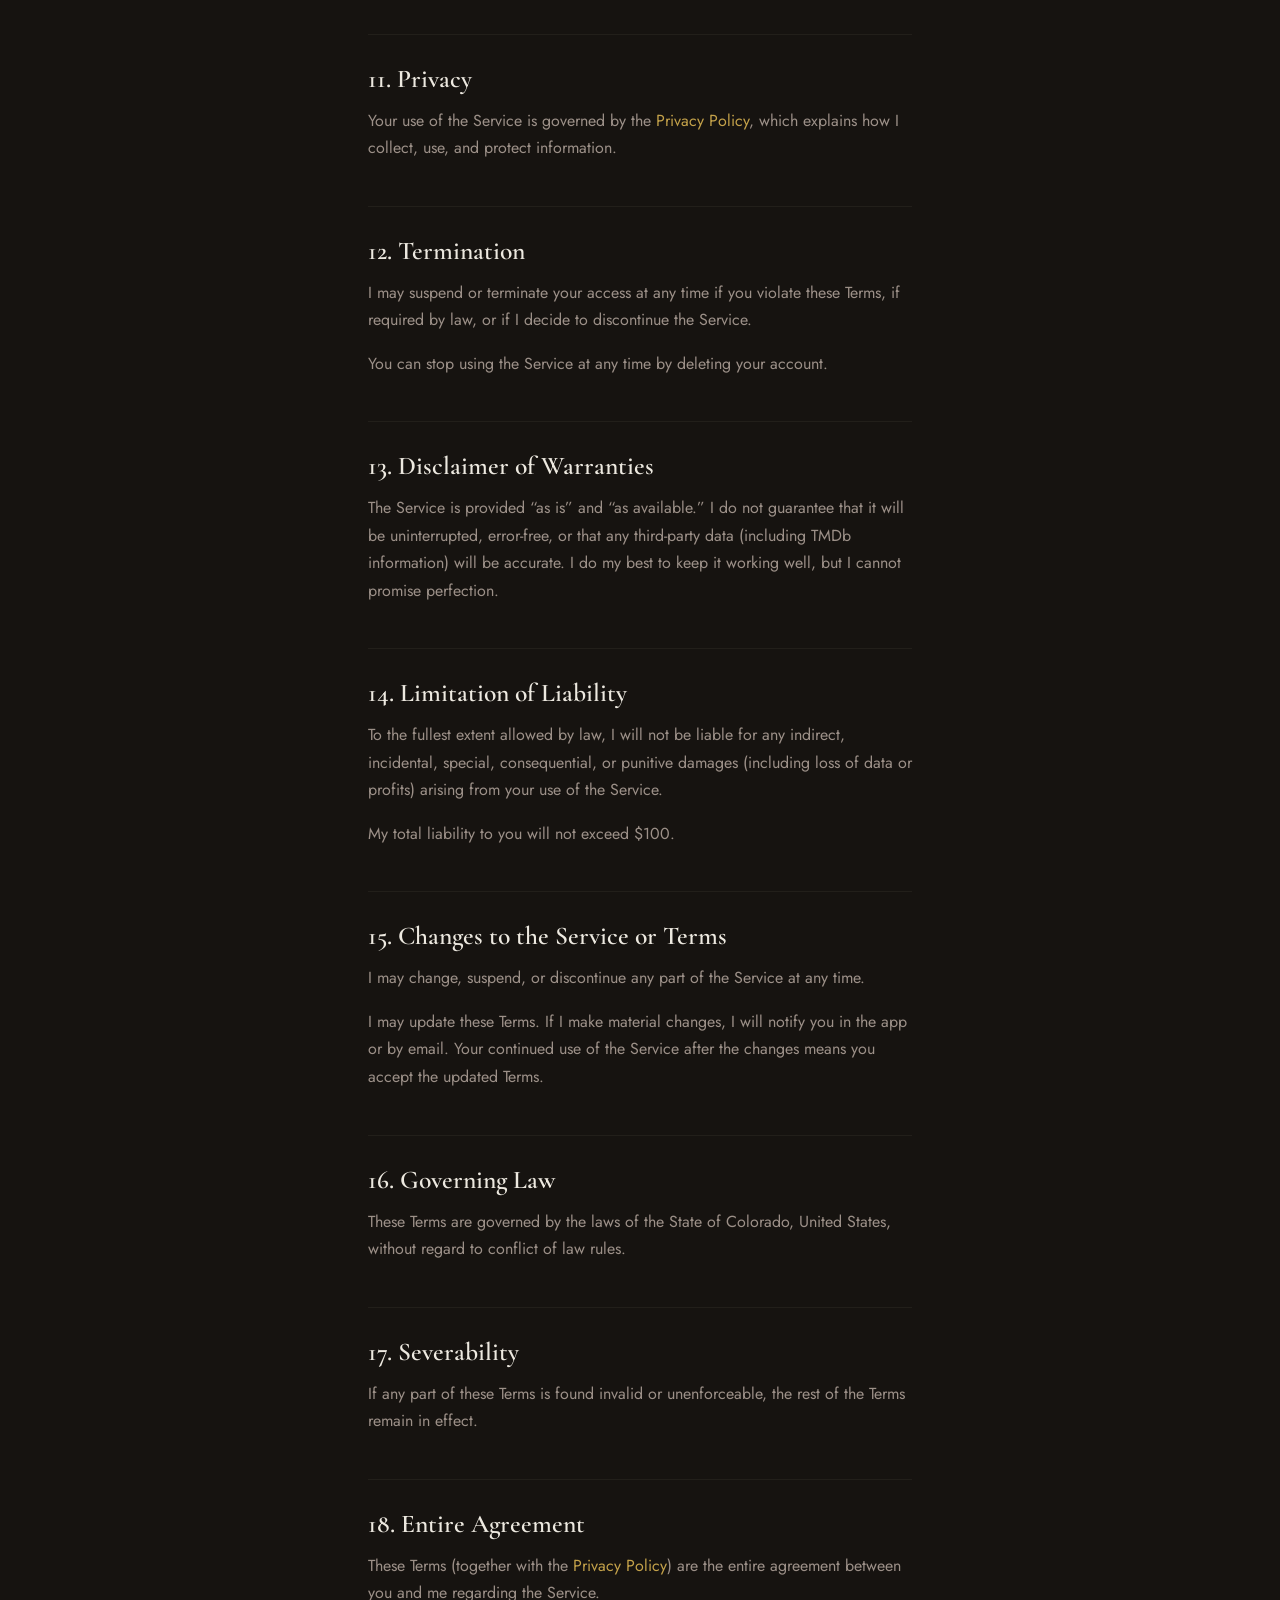
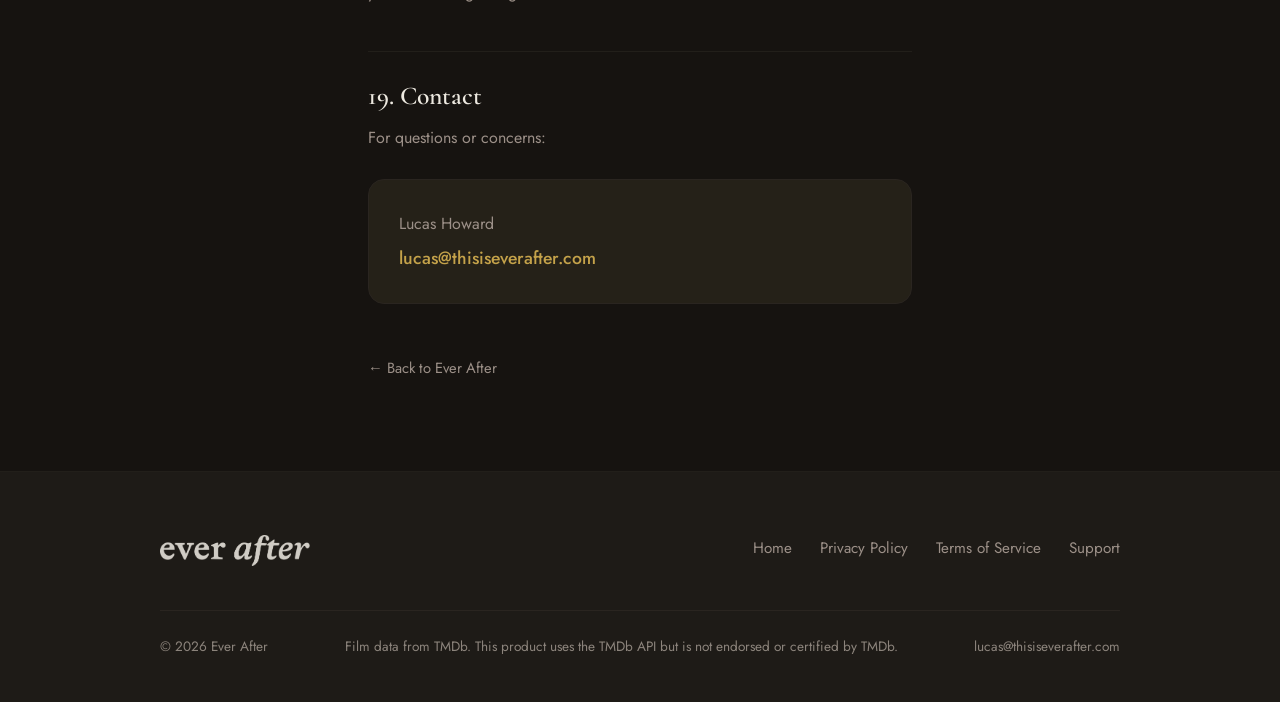
<file: terms/index.html>
<!doctype html>
<html lang="en">
  <head>
    <meta charset="utf-8" />
    <meta name="viewport" content="width=device-width, initial-scale=1" />
    <title>Terms of Service — Ever After</title>
    <meta
      name="description"
      content="The terms that govern your access to and use of Ever After."
    />
    <link rel="canonical" href="https://thisiseverafter.com/terms" />
    <meta property="og:type" content="article" />
    <meta property="og:site_name" content="Ever After" />
    <meta property="og:title" content="Terms of Service — Ever After" />
    <meta
      property="og:description"
      content="The terms that govern your access to and use of Ever After."
    />
    <meta property="og:url" content="https://thisiseverafter.com/terms" />
    <meta property="og:image" content="https://thisiseverafter.com/assets/og-image.png" />
    <meta name="theme-color" content="#161310" />

    <link rel="icon" href="../assets/favicon.svg" type="image/svg+xml" />
    <link rel="icon" href="../assets/favicon-32.png" sizes="32x32" type="image/png" />
    <link rel="apple-touch-icon" href="../assets/apple-touch-icon.png" />

    <link rel="preconnect" href="https://fonts.googleapis.com" />
    <link rel="preconnect" href="https://fonts.gstatic.com" crossorigin />
    <link
      href="https://fonts.googleapis.com/css2?family=Cormorant+Garamond:wght@600&family=Jost:wght@400;500;600&display=swap"
      rel="stylesheet"
    />
    <link rel="stylesheet" href="../assets/styles.css" />
  </head>
  <body>
    <a class="skip" href="#main">Skip to content</a>

    <header class="doc-header">
      <div class="doc-header-inner">
        <a href="../" aria-label="Ever After — home">
          <img
            class="wordmark"
            style="--wordmark-w: 150px"
            src="../assets/ever-after-logo.png"
            width="411"
            height="84"
            alt="Ever After"
          />
        </a>
      </div>
    </header>

    <main id="main" class="doc">
      <div class="doc-inner">
        <h1>Terms of Service</h1>
        <p class="updated">Last Updated: August 31, 2026</p>

        <p class="intro">
          Welcome to Ever After. These Terms of Service (&ldquo;Terms&rdquo;) govern
          your access to and use of the Ever After mobile application and any related
          services I provide (collectively, the &ldquo;Service&rdquo;).
        </p>
        <p>
          By downloading, installing, creating an account, or using the Service in any
          way, you agree to these Terms. If you do not agree, please do not use the
          Service.
        </p>

        <h2>1. Eligibility</h2>
        <p>You must be at least 13 years old to use Ever After.</p>
        <p>By using the Service, you represent that:</p>
        <ul>
          <li>You are at least 13 years old</li>
          <li>You have the legal capacity to agree to these Terms</li>
          <li>You are not barred from using the Service under any applicable law</li>
        </ul>
        <p>
          If you are under 18, you confirm that your parent or legal guardian has
          reviewed and agreed to these Terms on your behalf.
        </p>
        <p>
          In the future, account creation may include optional steps to verify age via
          date of birth and/or phone number for security and compliance purposes.
        </p>

        <h2>2. Accounts</h2>
        <p>You agree to:</p>
        <ul>
          <li>Provide accurate information when you create an account</li>
          <li>Keep your login details secure</li>
          <li>
            Notify me immediately at
            <a href="mailto:lucas@thisiseverafter.com">lucas@thisiseverafter.com</a> if
            you believe your account has been compromised
          </li>
          <li>Be responsible for everything that happens under your account</li>
        </ul>
        <p>You may not:</p>
        <ul>
          <li>Share your account with anyone else</li>
          <li>Create accounts for other people without their permission</li>
          <li>Use the Service for any illegal purpose</li>
        </ul>
        <p>
          You may be asked to provide additional information (such as phone number or
          date of birth) during onboarding for verification and age eligibility
          purposes. Any such data will be handled as described in the Privacy Policy.
        </p>
        <p>I may suspend or terminate your account if these Terms are violated.</p>

        <h2>3. User Content</h2>
        <p>
          You can post reviews, comments, ratings, messages, profile information, and
          other content (&ldquo;User Content&rdquo;).
        </p>
        <p>You keep ownership of your User Content.</p>
        <p>
          By posting User Content, you grant me a non-exclusive, worldwide,
          royalty-free license to display, store, distribute, and reproduce your
          content, and to make minor modifications only as needed for technical or
          formatting reasons &mdash; but only to operate, maintain, and improve the
          Service.
        </p>
        <p>
          This license ends when you delete the content or close your account (except
          for any copies I must keep for legal or backup purposes).
        </p>
        <p>You represent that:</p>
        <ul>
          <li>You own or have the rights to post your User Content</li>
          <li>It does not infringe anyone else&rsquo;s rights</li>
          <li>It complies with these Terms</li>
        </ul>

        <h2>4. Prohibited Conduct</h2>
        <p>You may not:</p>
        <ul>
          <li>
            Post anything illegal, threatening, abusive, harassing, defamatory, or
            obscene
          </li>
          <li>Harass, impersonate, dox, or bully other users</li>
          <li>
            Post hate speech or discriminatory content (including based on race,
            ethnicity, gender, religion, disability, etc.)
          </li>
          <li>Post sexually explicit material</li>
          <li>Spam, scam, or send malware or harmful code</li>
          <li>
            Try to interfere with, disrupt, or gain unauthorized access to the Service
          </li>
          <li>Use the Service to violate any law or third-party rights</li>
        </ul>
        <p>I may remove content or suspend/ban users for any violation.</p>

        <h2>5. Moderation and Enforcement</h2>
        <p>I may (but am not required to) review or remove User Content. I can:</p>
        <ul>
          <li>Remove or disable content</li>
          <li>Suspend or ban accounts</li>
          <li>Restrict access to features</li>
        </ul>
        <p>
          If your account is suspended or banned, you can appeal by emailing
          <a href="mailto:lucas@thisiseverafter.com">lucas@thisiseverafter.com</a>
          within 30 days. I&rsquo;ll review appeals in good faith, but I&rsquo;m not
          required to reverse any decision.
        </p>
        <p>You can report violations using the in-app reporting tools.</p>

        <h2>6. Blocking</h2>
        <p>
          You can block other users. Blocked users may no longer be able to message you,
          follow you, or interact with your content. Blocking may also hide past
          interactions where technically possible.
        </p>

        <h2>7. Third-Party Content (TMDb)</h2>
        <p>
          Ever After uses data from The Movie Database (TMDb), including movie metadata,
          posters, and related information. All such content belongs to its respective
          owners.
        </p>
        <p>Ever After does not own third-party content.</p>
        <p class="note">
          &ldquo;This product uses the TMDb API but is not endorsed or certified by
          TMDb.&rdquo;
        </p>

        <h2>8. Intellectual Property</h2>
        <p>
          The Service, including its design, code, user interface, graphics, text, and
          any original content I create (excluding User Content), belongs to me, Lucas
          Howard, and is protected by copyright and other applicable intellectual
          property laws.
        </p>
        <p>
          You may not copy, reproduce, modify, reverse engineer, decompile, distribute,
          create derivative works from, or exploit any part of the Service without my
          written permission.
        </p>
        <p>
          &ldquo;Ever After&rdquo; is the name I use for this app. While I have not
          registered it as a formal trademark, please do not use the name &ldquo;Ever
          After&rdquo; (or confusingly similar names) for any competing or similar
          service.
        </p>

        <h2>9. DMCA / Copyright Infringement</h2>
        <p>I respect copyright and will respond to legitimate notices of infringement.</p>
        <p>
          If you believe content on Ever After infringes your copyright, please contact
          me directly:
        </p>
        <div class="card">
          <p style="margin-bottom: 0.35rem">Lucas Howard</p>
          <p class="email" style="margin: 0">
            <a href="mailto:lucas@thisiseverafter.com">lucas@thisiseverafter.com</a>
          </p>
        </div>
        <p>Please include:</p>
        <ul>
          <li>Your name and contact information</li>
          <li>A description of the copyrighted work</li>
          <li>
            The location of the allegedly infringing material (e.g., specific post or
            URL)
          </li>
          <li>A statement that you believe in good faith the use is not authorized</li>
          <li>A statement, under penalty of perjury, that the information is accurate</li>
        </ul>
        <p>
          I will review valid notices promptly and may remove or disable access to the
          content. Repeat infringers may have their accounts terminated.
        </p>

        <h2>10. Indemnification</h2>
        <p>
          You agree to defend, indemnify, and hold me (Lucas Howard) harmless from any
          claims, damages, losses, liabilities, and expenses (including reasonable legal
          fees) arising from:
        </p>
        <ul>
          <li>Your use of the Service</li>
          <li>Your User Content</li>
          <li>Your violation of these Terms</li>
          <li>Your violation of any law or third-party rights</li>
        </ul>

        <h2>11. Privacy</h2>
        <p>
          Your use of the Service is governed by the
          <a href="../privacy/">Privacy Policy</a>, which explains how I collect, use, and
          protect information.
        </p>

        <h2>12. Termination</h2>
        <p>
          I may suspend or terminate your access at any time if you violate these Terms,
          if required by law, or if I decide to discontinue the Service.
        </p>
        <p>You can stop using the Service at any time by deleting your account.</p>

        <h2>13. Disclaimer of Warranties</h2>
        <p>
          The Service is provided &ldquo;as is&rdquo; and &ldquo;as available.&rdquo; I
          do not guarantee that it will be uninterrupted, error-free, or that any
          third-party data (including TMDb information) will be accurate. I do my best
          to keep it working well, but I cannot promise perfection.
        </p>

        <h2>14. Limitation of Liability</h2>
        <p>
          To the fullest extent allowed by law, I will not be liable for any indirect,
          incidental, special, consequential, or punitive damages (including loss of
          data or profits) arising from your use of the Service.
        </p>
        <p>My total liability to you will not exceed $100.</p>

        <h2>15. Changes to the Service or Terms</h2>
        <p>I may change, suspend, or discontinue any part of the Service at any time.</p>
        <p>
          I may update these Terms. If I make material changes, I will notify you in the
          app or by email. Your continued use of the Service after the changes means you
          accept the updated Terms.
        </p>

        <h2>16. Governing Law</h2>
        <p>
          These Terms are governed by the laws of the State of Colorado, United States,
          without regard to conflict of law rules.
        </p>

        <h2>17. Severability</h2>
        <p>
          If any part of these Terms is found invalid or unenforceable, the rest of the
          Terms remain in effect.
        </p>

        <h2>18. Entire Agreement</h2>
        <p>
          These Terms (together with the <a href="../privacy/">Privacy Policy</a>) are the
          entire agreement between you and me regarding the Service.
        </p>

        <h2>19. Contact</h2>
        <p>For questions or concerns:</p>
        <div class="card">
          <p style="margin-bottom: 0.35rem">Lucas Howard</p>
          <p class="email" style="margin: 0">
            <a href="mailto:lucas@thisiseverafter.com">lucas@thisiseverafter.com</a>
          </p>
        </div>

        <a class="back" href="../">&larr; Back to Ever After</a>
      </div>
    </main>

    <footer class="site-footer">
      <div class="footer-inner">
        <img
          class="wordmark"
          src="../assets/ever-after-logo.png"
          width="411"
          height="84"
          alt="Ever After"
          loading="lazy"
        />
        <nav aria-label="Footer">
          <ul class="footer-nav">
            <li><a href="../">Home</a></li>
            <li><a href="../privacy/">Privacy Policy</a></li>
            <li><a href="../terms/">Terms of Service</a></li>
            <li><a href="../support/">Support</a></li>
          </ul>
        </nav>
      </div>
      <div class="footer-meta">
        <span>&copy; 2026 Ever After</span>
        <span>
          Film data from
          <a href="https://www.themoviedb.org/" rel="noopener">TMDb</a>. This product
          uses the TMDb API but is not endorsed or certified by TMDb.
        </span>
        <span><a href="mailto:lucas@thisiseverafter.com">lucas@thisiseverafter.com</a></span>
      </div>
    </footer>
  </body>
</html>
</file>
<file: assets/styles.css>
/* Ever After — shared stylesheet.
   Tokens mirror the app's design system (tailwind.config.js) so the site and
   the app read as one brand: warm near-black ground, cream type, gold accent,
   Cormorant Garamond for display and Jost for UI. */

:root {
  --screen: #161310;
  --surface: #1e1b17;
  --elevated: #252118;
  --tinted: #2c2720;
  --foreground: #f0ece4;
  --muted: #9c9088;
  /* Lightened from the app's #635D58: every use here is small text, and the
     TMDb credit rides on it, so it has to clear WCAG AA (4.5:1) on both
     --screen and the lighter --surface the footer sits on. */
  --subtle: #8c847c;
  --ink: #1c1815;
  --cream: #ede9e0;
  --gold: #c4a24a;
  --gold-dim: rgba(196, 162, 74, 0.15);
  --divider: #2a2520;
  --hairline: #221f1a;

  --serif: "Cormorant Garamond", "Iowan Old Style", Palatino, Georgia, serif;
  --sans: "Jost", -apple-system, BlinkMacSystemFont, "Segoe UI", Helvetica, Arial,
    sans-serif;

  --measure: 34rem;
  --gutter: clamp(1.25rem, 5vw, 2.5rem);
}

*,
*::before,
*::after {
  box-sizing: border-box;
}

html {
  -webkit-text-size-adjust: 100%;
}

body {
  margin: 0;
  background: var(--screen);
  color: var(--foreground);
  font-family: var(--sans);
  font-size: 1rem;
  line-height: 1.65;
  font-weight: 400;
  -webkit-font-smoothing: antialiased;
  -moz-osx-font-smoothing: grayscale;
}

img {
  max-width: 100%;
  height: auto;
  display: block;
}

a {
  color: var(--gold);
  text-decoration: none;
}

a:hover,
a:focus-visible {
  text-decoration: underline;
  text-underline-offset: 0.2em;
}

:focus-visible {
  outline: 2px solid var(--gold);
  outline-offset: 3px;
  border-radius: 2px;
}

/* Skip link — keyboard users shouldn't have to tab the whole header. */
.skip {
  position: absolute;
  left: -9999px;
  top: 0;
  background: var(--gold);
  color: var(--ink);
  padding: 0.65rem 1rem;
  font-family: var(--sans);
  font-weight: 600;
  z-index: 100;
}
.skip:focus {
  left: 0.5rem;
  top: 0.5rem;
}

/* ─── Wordmark ───────────────────────────────────────────────────────────── */

.wordmark {
  /* Asset is 411×84; width-driven so the ratio holds at any size. */
  width: var(--wordmark-w, 230px);
  height: auto;
}

/* ─── Hero ───────────────────────────────────────────────────────────────── */

.hero {
  position: relative;
  min-height: 100svh;
  display: flex;
  flex-direction: column;
  align-items: center;
  justify-content: center;
  text-align: center;
  padding: clamp(3.5rem, 10vh, 6rem) var(--gutter) clamp(2.5rem, 7vh, 4rem);
  overflow: hidden;
}

/* A slow warm glow behind the wordmark — the "projector" note. Decorative. */
.hero::before {
  content: "";
  position: absolute;
  top: 26%;
  left: 50%;
  width: min(120vw, 62rem);
  aspect-ratio: 1;
  transform: translate(-50%, -50%);
  background: radial-gradient(
    circle,
    rgba(196, 162, 74, 0.11) 0%,
    rgba(196, 162, 74, 0.045) 34%,
    rgba(22, 19, 16, 0) 68%
  );
  pointer-events: none;
  z-index: 0;
}

.hero > * {
  position: relative;
  z-index: 1;
}

.hero .wordmark {
  --wordmark-w: clamp(220px, 40vw, 340px);
  margin-inline: auto;
}

.tagline {
  font-family: var(--serif);
  font-weight: 600;
  font-size: clamp(1.95rem, 6.2vw, 3.35rem);
  line-height: 1.14;
  letter-spacing: -0.01em;
  color: var(--cream);
  margin: clamp(2rem, 6vh, 3rem) auto 0;
  max-width: 17ch;
  text-wrap: balance;
}

.subhead {
  font-size: clamp(1.02rem, 2.4vw, 1.16rem);
  line-height: 1.6;
  color: var(--muted);
  margin: 1.15rem auto 0;
  max-width: 40ch;
  text-wrap: pretty;
}

/* ─── Buttons ────────────────────────────────────────────────────────────── */

.cta-group {
  margin-top: clamp(2rem, 5vh, 2.75rem);
  display: flex;
  flex-direction: column;
  align-items: center;
  gap: 0.9rem;
}

.btn {
  display: inline-flex;
  align-items: center;
  justify-content: center;
  gap: 0.6rem;
  font-family: var(--sans);
  font-weight: 500;
  font-size: 1.03rem;
  letter-spacing: 0.01em;
  padding: 0.95rem 1.9rem;
  border-radius: 999px;
  border: 1px solid transparent;
  cursor: pointer;
  transition:
    transform 160ms ease,
    background-color 160ms ease,
    border-color 160ms ease;
  /* 44px minimum touch target. */
  min-height: 52px;
}

.btn-primary {
  background: var(--gold);
  color: var(--ink);
  text-decoration: none;
  font-weight: 600;
}

.btn-primary:hover,
.btn-primary:focus-visible {
  background: #d3b25e;
  text-decoration: none;
  transform: translateY(-1px);
}

/* App Store + Google Play buttons: side by side when there is room, stacked
   (equal width) on narrow phones. */
.cta-buttons {
  display: flex;
  flex-wrap: wrap;
  justify-content: center;
  gap: 0.75rem;
}

@media (max-width: 480px) {
  .cta-buttons {
    flex-direction: column;
    align-items: stretch;
    width: 100%;
    max-width: 20rem;
  }
}

.btn .apple,
.btn .play {
  width: 1.15em;
  height: 1.15em;
  flex: none;
  fill: currentColor;
  /* Optically centers the glyph against the cap height. */
  margin-top: -0.13em;
}

.cta-note {
  font-size: 0.88rem;
  color: var(--subtle);
  letter-spacing: 0.02em;
}

/* ─── Section scaffolding ────────────────────────────────────────────────── */

.section {
  padding: clamp(3.5rem, 11vh, 6.5rem) var(--gutter);
  border-top: 1px solid var(--hairline);
}

.section-inner {
  max-width: 60rem;
  margin: 0 auto;
}

.eyebrow {
  font-size: 0.76rem;
  font-weight: 500;
  letter-spacing: 0.18em;
  text-transform: uppercase;
  color: var(--gold);
  margin: 0 0 1rem;
}

.section h2 {
  font-family: var(--serif);
  font-weight: 600;
  font-size: clamp(1.7rem, 4.2vw, 2.4rem);
  line-height: 1.2;
  color: var(--cream);
  margin: 0 0 1rem;
  max-width: 22ch;
  text-wrap: balance;
}

/* ─── Three-up feature grid ──────────────────────────────────────────────── */

.grid-3 {
  display: grid;
  grid-template-columns: repeat(auto-fit, minmax(15rem, 1fr));
  gap: clamp(1.75rem, 4vw, 3rem);
  margin-top: clamp(2.25rem, 5vh, 3.25rem);
}

.feature h3 {
  font-family: var(--serif);
  font-weight: 600;
  font-size: 1.42rem;
  line-height: 1.25;
  color: var(--cream);
  margin: 0 0 0.5rem;
}

.feature p {
  margin: 0;
  color: var(--muted);
  font-size: 0.97rem;
  line-height: 1.62;
}

.feature .num {
  display: block;
  font-family: var(--serif);
  font-size: 0.95rem;
  color: var(--gold);
  letter-spacing: 0.12em;
  margin-bottom: 0.7rem;
}

/* ─── Footer ─────────────────────────────────────────────────────────────── */

.site-footer {
  border-top: 1px solid var(--hairline);
  padding: clamp(2.75rem, 7vh, 4rem) var(--gutter) clamp(2.25rem, 5vh, 3rem);
  background: var(--surface);
}

.footer-inner {
  max-width: 60rem;
  margin: 0 auto;
  display: flex;
  flex-wrap: wrap;
  gap: 2rem 3rem;
  align-items: flex-start;
  justify-content: space-between;
}

.site-footer .wordmark {
  --wordmark-w: 150px;
  opacity: 0.85;
}

.footer-nav {
  display: flex;
  flex-wrap: wrap;
  gap: 0.6rem 1.75rem;
  list-style: none;
  margin: 0;
  padding: 0;
}

.footer-nav a {
  color: var(--muted);
  font-size: 0.95rem;
}

.footer-nav a:hover,
.footer-nav a:focus-visible {
  color: var(--foreground);
}

.footer-meta {
  max-width: 60rem;
  margin: clamp(2rem, 5vh, 2.75rem) auto 0;
  padding-top: 1.5rem;
  border-top: 1px solid var(--divider);
  display: flex;
  flex-wrap: wrap;
  gap: 0.5rem 1.5rem;
  justify-content: space-between;
  font-size: 0.85rem;
  color: var(--subtle);
}

.footer-meta a {
  color: var(--subtle);
}

.footer-meta a:hover,
.footer-meta a:focus-visible {
  color: var(--muted);
}

/* ─── Document pages (privacy, terms, support) ───────────────────────────── */

.doc-header {
  padding: clamp(2rem, 5vh, 2.75rem) var(--gutter) 0;
}

.doc-header-inner {
  max-width: var(--measure);
  margin: 0 auto;
}

.doc {
  padding: clamp(2.5rem, 7vh, 4rem) var(--gutter) clamp(4rem, 10vh, 6rem);
}

.doc-inner {
  max-width: var(--measure);
  margin: 0 auto;
}

.doc h1 {
  font-family: var(--serif);
  font-weight: 600;
  font-size: clamp(2.1rem, 6vw, 3rem);
  line-height: 1.14;
  color: var(--cream);
  margin: 0 0 0.5rem;
  text-wrap: balance;
}

.doc .updated {
  font-size: 0.88rem;
  color: var(--subtle);
  letter-spacing: 0.02em;
  margin: 0 0 2.25rem;
}

.doc .intro {
  font-size: 1.09rem;
  line-height: 1.68;
  color: var(--foreground);
  margin: 0 0 1rem;
}

.doc h2 {
  font-family: var(--serif);
  font-weight: 600;
  font-size: 1.6rem;
  line-height: 1.25;
  color: var(--cream);
  margin: 2.75rem 0 0.75rem;
  padding-top: 1.75rem;
  border-top: 1px solid var(--hairline);
}

.doc h2:first-of-type {
  border-top: 0;
  padding-top: 0;
}

.doc h3 {
  font-family: var(--sans);
  font-weight: 600;
  font-size: 1.02rem;
  letter-spacing: 0.01em;
  color: var(--foreground);
  margin: 1.75rem 0 0.5rem;
}

.doc p {
  margin: 0 0 1rem;
  color: var(--muted);
  line-height: 1.72;
}

.doc ul {
  margin: 0 0 1rem;
  padding-left: 1.3rem;
  color: var(--muted);
}

.doc li {
  margin-bottom: 0.4rem;
  line-height: 1.7;
}

.doc li::marker {
  color: var(--gold);
}

.doc strong {
  color: var(--foreground);
  font-weight: 600;
}

.doc .note {
  font-style: italic;
  color: var(--subtle);
  font-size: 0.94rem;
}

/* Callout card — contact blocks, the TMDb attribution, key notices. */
.card {
  background: var(--elevated);
  border: 1px solid var(--divider);
  border-radius: 16px;
  padding: clamp(1.35rem, 4vw, 1.85rem);
  margin: 1.75rem 0;
}

.card > :last-child {
  margin-bottom: 0;
}

.card .email {
  font-size: 1.1rem;
  font-weight: 500;
}

/* ─── Back link ──────────────────────────────────────────────────────────── */

.back {
  display: inline-flex;
  align-items: center;
  gap: 0.45rem;
  font-size: 0.92rem;
  color: var(--muted);
  margin-top: 1.5rem;
}

.back:hover,
.back:focus-visible {
  color: var(--foreground);
}

/* ─── Motion ─────────────────────────────────────────────────────────────── */

@media (prefers-reduced-motion: reduce) {
  *,
  *::before,
  *::after {
    animation-duration: 0.01ms !important;
    animation-iteration-count: 1 !important;
    transition-duration: 0.01ms !important;
    scroll-behavior: auto !important;
  }
  .btn-primary:hover {
    transform: none;
  }
}
</file>
